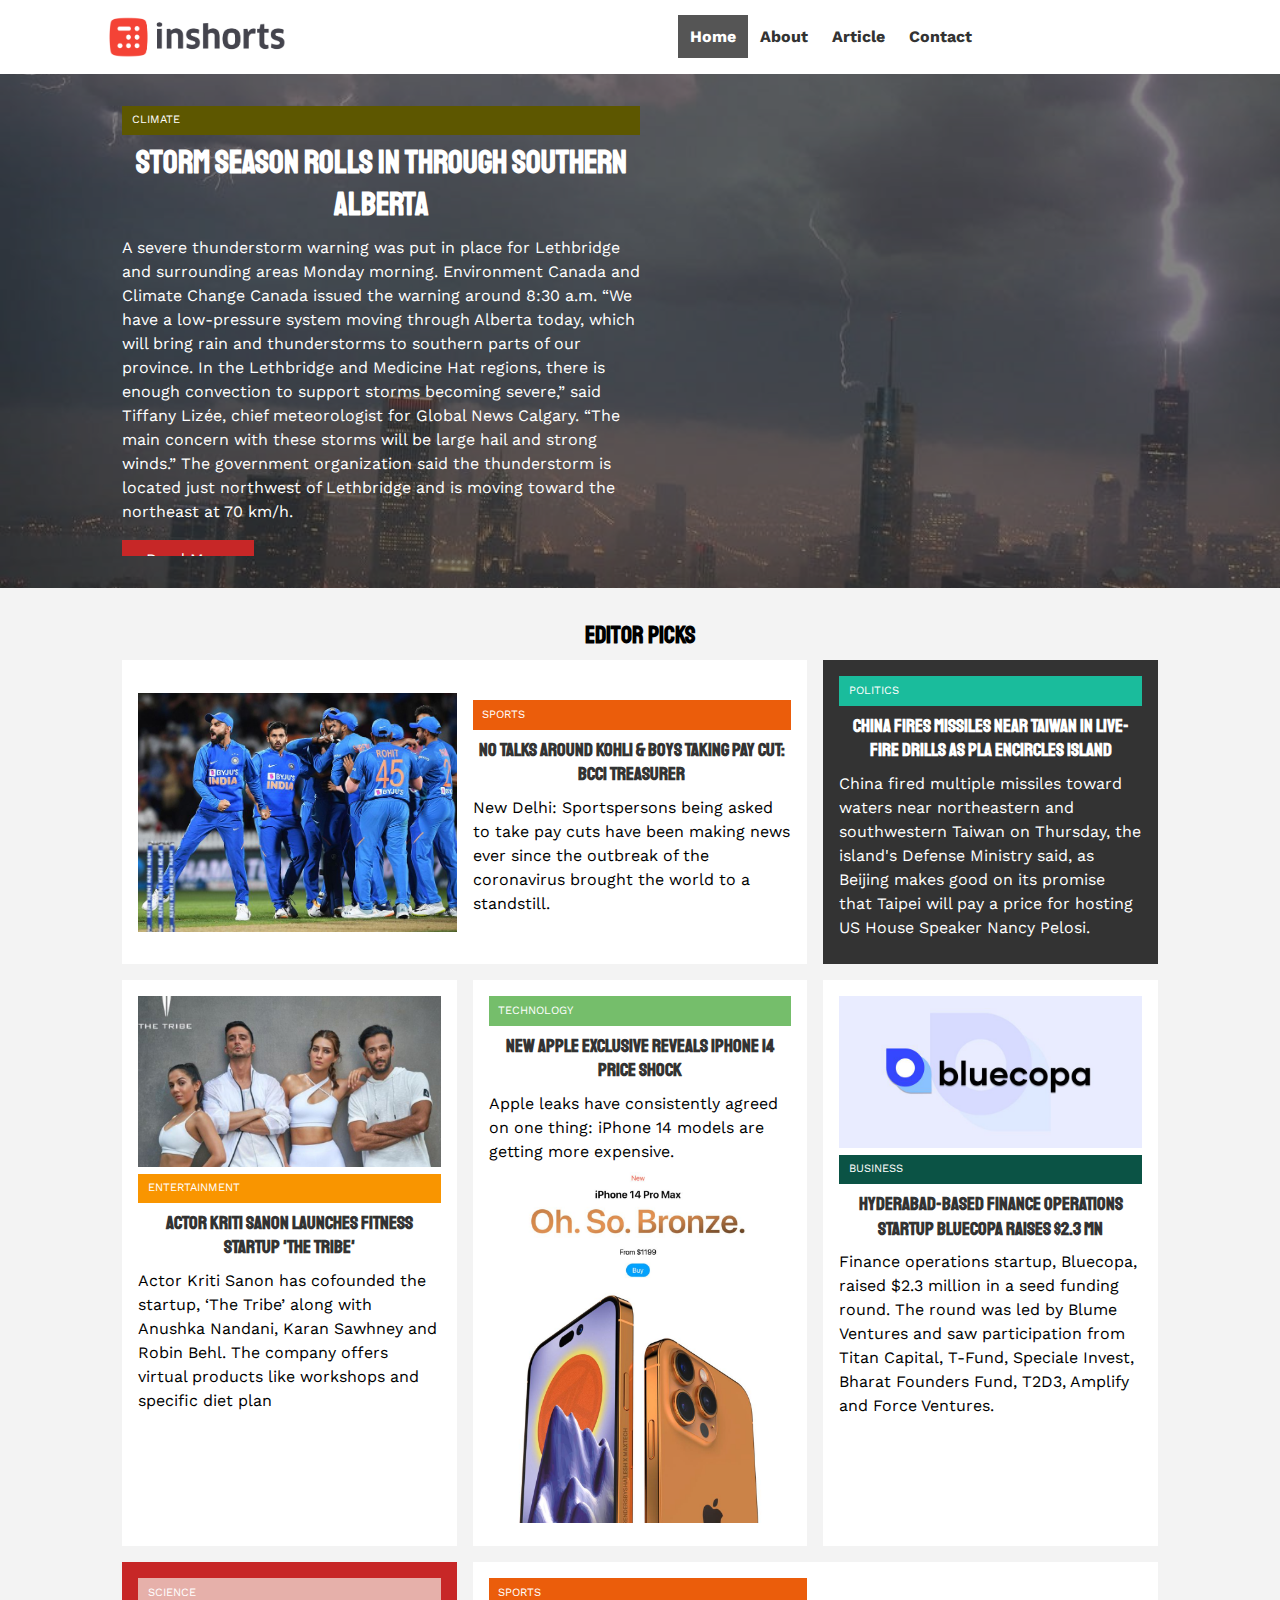
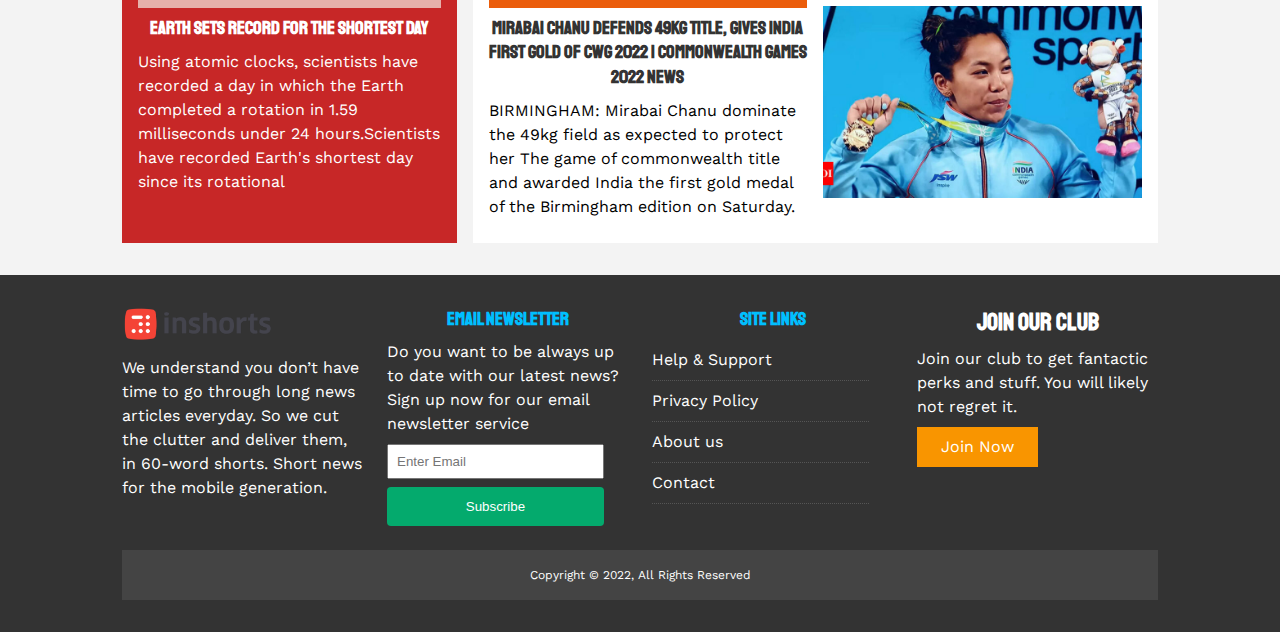
<file: index.html>
<!DOCTYPE html>
<html lang="en">
<head>
    <meta charset="UTF-8">
    <meta http-equiv="X-UA-Compatible" content="IE=edge">
    <meta name="viewport" content="width=device-width, initial-scale=1.0">
    <link rel="stylesheet" href="https://use.fontawesome.com/releases/v5.0.8/css/all.css" integrity="sha384-3AB7yXWz4OeoZcPbieVW64vVXEwADiYyAEhwilzWsLw+9FgqpyjjStpPnpBO8o8S" crossorigin="anonymous">
    <link href="https://fonts.googleapis.com/css2?family=Staatliches&family=Work+Sans&display=swap" rel="stylesheet">
    <link rel="stylesheet" href="css/styles.css">
    <link rel="stylesheet" media="screen and (max-width: 768px)" href="css/mobile.css">
    
    <link src="shortcut icon" type="image/x-icon" href="favicon.ico">
    <title>inshorts| Aapko rakhe aage</title>
</head>
<body>
    <!--Navbar Section-->
    <nav id="main-nav">
        <div class="container">
            <img src="img/logo1.png" alt="inshorts" class="logo">
            
            <ul>
                <li><a class="current" href="index.html">Home</a></li>
                <li><a href="about.html">About</a></li>
                <li><a href="article.html">Article</a></li>
                <li><a href="contact.html">Contact</a></li>
            </ul>
        </div>
    </nav>
                              
    <!--Hero Section-->
    <header id="hero">
        <div class="container">
            <div class="hero-container">
                <div class="hero-content">
                    <div class="category category-climate">
                        Climate
                    </div>
                    <h1>Storm season rolls in through southern Alberta</h1>
                    <p>A severe thunderstorm warning was put in place for Lethbridge and surrounding areas Monday morning.
                        Environment Canada and Climate Change Canada issued the warning around 8:30 a.m.
                        “We have a low-pressure system moving through Alberta today, which will bring rain and thunderstorms to southern parts of our province. 
                        In the Lethbridge and Medicine Hat regions, there is enough convection to support storms becoming severe,” said Tiffany Lizée, chief meteorologist for Global News Calgary.
                        “The main concern with these storms will be large hail and strong winds.”
                        
                        The government organization said the thunderstorm is located just northwest of Lethbridge and is moving toward the northeast at 70 km/h.</p>
                    <a href="article.html" class="btn btn-primary">Read More</a>
                </div>
            </div>
        </div>
    </header>

    <!--News Article Section-->
    <section class="py-2" id="news-articles">
        <div class="container">
            <h2>Editor Picks</h2>
            <div class="articles-container">
                <article class="card">
                    <img src="img/articles/sports.jpg" alt="">
                    <div>
                        <div class="category category-sports">
                            Sports
                        </div>
                        <h3>
                            <a href="article.html">No talks around Kohli & boys taking pay cut: BCCI treasurer</a>
                        </h3>
                        <p>New Delhi: Sportspersons being asked to take pay cuts have been making news ever since the outbreak of the coronavirus brought the world to a standstill. </p>
                    </div>
                </article>

                <article class="card bg-dark">
                        <div class="category category-politics">
                            Politics
                        </div>
                        <h3>
                            <a href="article2.html">China fires missiles near Taiwan in live-fire drills as PLA encircles island</a>
                        </h3>
                        <p>China fired multiple missiles toward waters near northeastern and southwestern Taiwan on Thursday, the island's Defense Ministry said, as Beijing makes good on its promise that Taipei will pay a price for hosting US House Speaker Nancy Pelosi.</p>
                </article>

                <article class="card">
                    <img src="img/articles/ent.jpg" alt="">
                        <div class="category category-entnt">
                            Entertainment
                        </div>
                        <h3>
                            <a href="article3.html">Actor Kriti Sanon Launches Fitness Startup 'The Tribe'</a>
                        </h3>
                        <p>Actor Kriti Sanon has cofounded the startup, ‘The Tribe’ along with Anushka Nandani, Karan Sawhney and Robin Behl. The company offers virtual products like workshops and specific diet plan</p>
                </article>

                <article class="card">
                        <div class="category category-tech">
                            Technology
                        </div>
                        <h3>
                            <a href="article4.html">New Apple Exclusive Reveals iPhone 14 Price Shock</a>
                        </h3>
                        <p>Apple leaks have consistently agreed on one thing: iPhone 14 models are getting more expensive.
                        </p>
                        <img src="img/articles/tech.jpg" alt="">
                </article>

                <article class="card">
                    <img src="img/articles/buis.jpg" alt="">
                        <div class="category category-business">
                            Business
                        </div>
                        <h3>
                            <a href="article5.html">Hyderabad-based finance operations startup Bluecopa raises $2.3 mn</a>
                        </h3>
                        <p>Finance operations startup, Bluecopa, raised $2.3 million in a seed funding round. The round was led by Blume Ventures and saw participation from Titan Capital, T-Fund, Speciale Invest, Bharat Founders Fund, T2D3, Amplify and Force Ventures. </p>
                </article>

                <article class="card bg-primary">
                    <div class="category category-science">
                        Science
                    </div>
                    <h3>
                        <a href="article6.html">Earth sets record for the shortest day</a>
                    </h3>
                    <p>Using atomic clocks, scientists have recorded a day in which the Earth completed a rotation in 1.59 milliseconds under 24 hours.Scientists have recorded Earth's shortest day since its rotational 
                        </p>
            </article>

            <article class="card">
                <div>
                    <div class="category category-sports">
                        Sports
                    </div>
                    <h3>
                        <a href="article7.html">Mirabai Chanu defends 49kg title, gives India first gold of CWG 2022 | Commonwealth Games 2022 News</a>
                        
                    </h3>
                    <p>BIRMINGHAM: Mirabai Chanu dominate the 49kg field as expected to protect her The game of commonwealth title and awarded India the first gold medal of the Birmingham edition on Saturday.
                    </p>
                </div>

                <img src="img/articles/sports1.jpg" alt="">
            </article>

            </div>
        </div>
       
    </section>

    <!--Footer Section-->
    <footer id="footer-section" class="py-2">
        <div class="container footer-container">
            <div>
                <img src="img/logo1.png" alt="inshorts">
                <p>
                    We understand you don’t have time to go through long news articles everyday. So we cut the clutter and deliver them, in 60-word shorts. Short news for the mobile generation.
                </p>
            </div>

            <div>
                <h3>Email Newsletter</h3>
                <p>Do you want to be always up to date with our latest news? Sign up now for our email newsletter service</p>
                <form>
                    <input type="email" placeholder="Enter Email">
                    <input type="submit" value="Subscribe" class="btn btn-primary">
                </form>
            </div>

            <div>
                <h3>Site Links</h3>
                <ul class="list">
                    <li><a href="#">Help & Support</a></li>
                    <li><a href="#">Privacy Policy</a></li>
                    <li><a href="#">About us</a></li>
                    <li><a href="#">Contact</a></li>
                </ul>
            </div>
            <div>
                <h2>Join our club</h2>
                <p>Join our club to get fantactic perks and stuff. You will likely not regret it.</p>
                <a href="#" class="btn btn-secondary">Join Now</a>
                <div class="container">
                    <div class="social">
                        <a href="http://facebook.com" target="_blank"><i class="fab fa-facebook-f fa-2x"></i></a>
                        <a href="http://twitter.com" target="_blank"><i class="fab fa-twitter fa-2x"></i></a>
                        <a href="http://instagram.com" target="_blank"><i class="fab fa-instagram fa-2x"></i></a>
                        <a href="http://youtube.com" target="_blank"><i class="fab fa-youtube fa-2x"></i></a>
                    </div>
                </div>
               
            </div>
            
            <div>
                <p>Copyright &copy; 2022, All Rights Reserved</p>
            </div>
        </div>
    </footer>

</body>
</html>
</file>
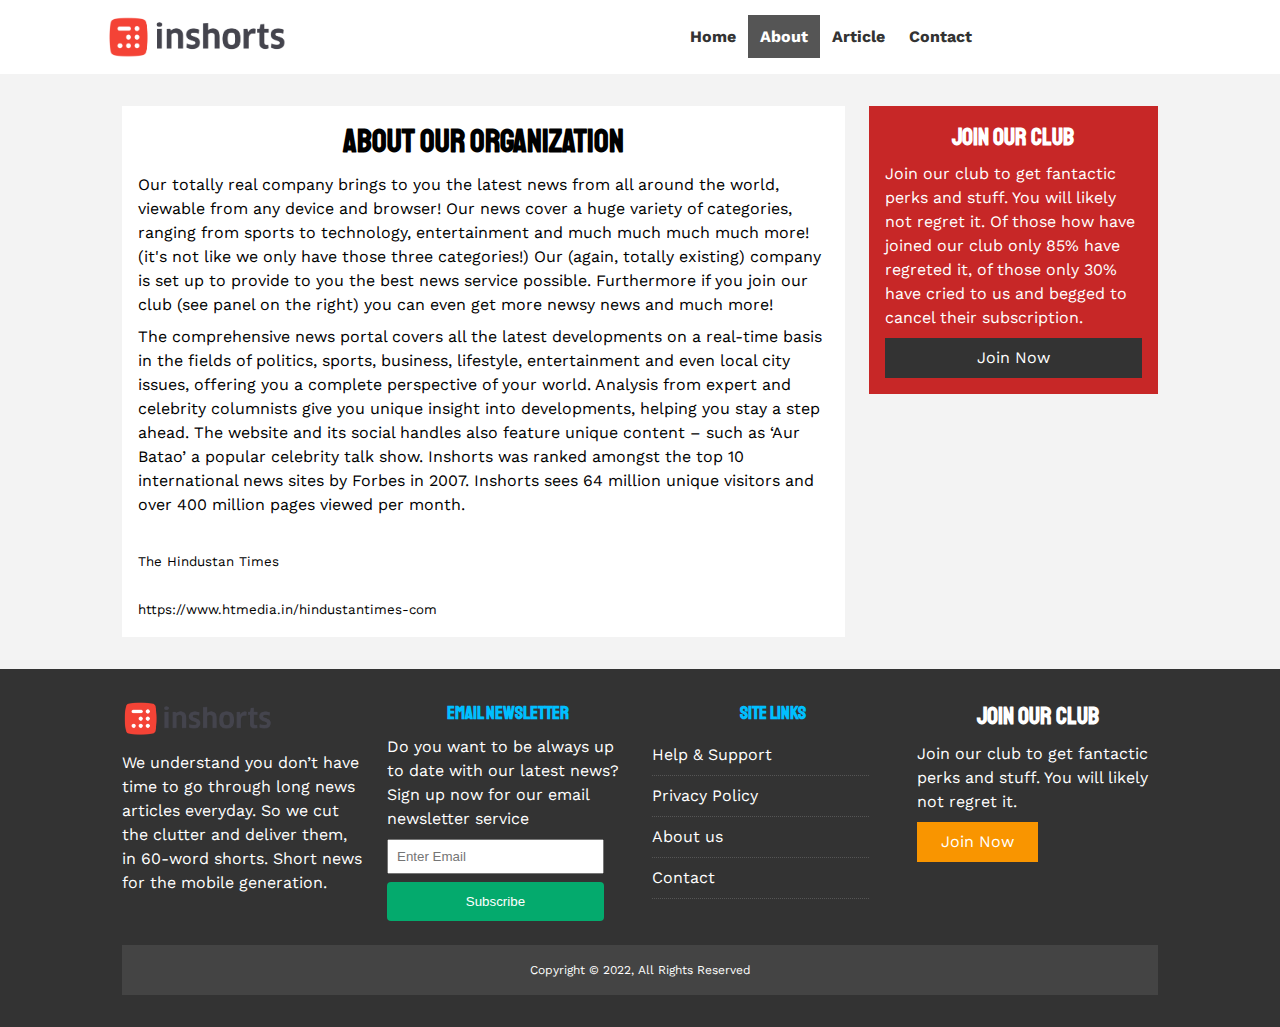
<file: about.html>
<!DOCTYPE html>
<html lang="en">
<head>
    <meta charset="UTF-8">
    <meta http-equiv="X-UA-Compatible" content="IE=edge">
    <meta name="viewport" content="width=device-width, initial-scale=1.0">
    <link rel="stylesheet" href="https://use.fontawesome.com/releases/v5.0.8/css/all.css" integrity="sha384-3AB7yXWz4OeoZcPbieVW64vVXEwADiYyAEhwilzWsLw+9FgqpyjjStpPnpBO8o8S" crossorigin="anonymous">
    <link href="https://fonts.googleapis.com/css2?family=Staatliches&family=Work+Sans&display=swap" rel="stylesheet">
    <link rel="stylesheet" href="css/styles.css">
    <link rel="stylesheet" media="screen and (max-width: 768px)" href="css/mobile.css">
    
    <link src="shortcut icon" type="image/x-icon" href="favicon.ico">
    <title>inshorts| Aapko rakhe aage</title>
</head>
<body>
    <!--Navbar Section-->
    <nav id="main-nav">
        <div class="container">
            <img src="img/logo1.png" alt="inshorts" class="logo">
            
            <ul>
                <li><a  href="index.html">Home</a></li>
                <li><a class="current" href="about.html">About</a></li>
                <li><a href="article.html">Article</a></li>
                <li><a href="contact.html">Contact</a></li>
            </ul>
        </div>
    </nav>

    <!--About Section-->
    <section class="" id="about">
        <div class="container">
            <div class="page-container">
                <article class="card">
                    <h1 class="heading">About Our Organization</h1>
                    <p>Our totally real company brings to you the latest news from all around the world, viewable from any device and browser!

                        Our news cover a huge variety of categories, ranging from sports to technology, entertainment and much much much much more! (it's not like we only have those three categories!)
                        
                        Our (again, totally existing) company is set up to provide to you the best news service possible.
                        Furthermore if you join our club (see panel on the right) you can even get more newsy news and much more!</p>
                    <p>
                        The comprehensive news portal covers all the latest developments on a real-time basis in the fields of politics, sports, business, lifestyle, entertainment and even local city issues, 
                        offering you a complete perspective of your world. Analysis from expert and celebrity columnists give you unique insight into developments, helping you stay a step ahead. 
                        The website and its social handles also feature unique content – such as ‘Aur Batao’ a popular celebrity talk show.
                         Inshorts was ranked amongst the top 10 international news sites by Forbes in 2007. 
                         Inshorts sees 64 million unique visitors and over 400 million pages viewed per month.
                    </p><br>
                    <div class="meta">
                        <small class="reference">
                            <i class="fas fa-user"></i> The Hindustan Times<br><br>
                            <i class="fas fa-link"></i>https://www.htmedia.in/hindustantimes-com
                        </small>
                        
                    </div>
                </article>
                <aside class="card bg-primary">
                    <h2>Join Our Club</h2>
                    <p>Join our club to get fantactic perks and stuff. You will likely not regret it. Of those how have joined our club only 85% have regreted it, of those only 30% have cried to us and begged to cancel their subscription.
                    </p>
                    <a href="#" class="btn btn-dark btn-block">
                        Join Now
                    </a>
                </aside>
            </div>
        </div>
    </section>
    
    <!--Footer Section-->
    <footer id="footer-section" class="py-2">
        <div class="container footer-container">
            <div>
                <img src="img/logo1.png" alt="inshorts">
                <p>
                    We understand you don’t have time to go through long news articles everyday. So we cut the clutter and deliver them, in 60-word shorts. Short news for the mobile generation.
                </p>
            </div>

            <div>
                <h3>Email Newsletter</h3>
                <p>Do you want to be always up to date with our latest news? Sign up now for our email newsletter service</p>
                <form>
                    <input type="email" placeholder="Enter Email">
                    <input type="submit" value="Subscribe" class="btn btn-primary">
                </form>
            </div>

            <div>
                <h3>Site Links</h3>
                <ul class="list">
                    <li><a href="#">Help & Support</a></li>
                    <li><a href="#">Privacy Policy</a></li>
                    <li><a href="#">About us</a></li>
                    <li><a href="#">Contact</a></li>
                </ul>
            </div>
            <div>
                <h2>Join our club</h2>
                <p>Join our club to get fantactic perks and stuff. You will likely not regret it.</p>
                <a href="#" class="btn btn-secondary">Join Now</a>
                <div class="container">
                    <div class="social">
                        <a href="http://facebook.com" target="_blank"><i class="fab fa-facebook-f fa-2x"></i></a>
                        <a href="http://twitter.com" target="_blank"><i class="fab fa-twitter fa-2x"></i></a>
                        <a href="http://instagram.com" target="_blank"><i class="fab fa-instagram fa-2x"></i></a>
                        <a href="http://youtube.com" target="_blank"><i class="fab fa-youtube fa-2x"></i></a>
                    </div>
                </div>
               
            </div>
            
            <div>
                <p>Copyright &copy; 2022, All Rights Reserved</p>
            </div>
        </div>
    </footer>

</body>
</html>
</file>
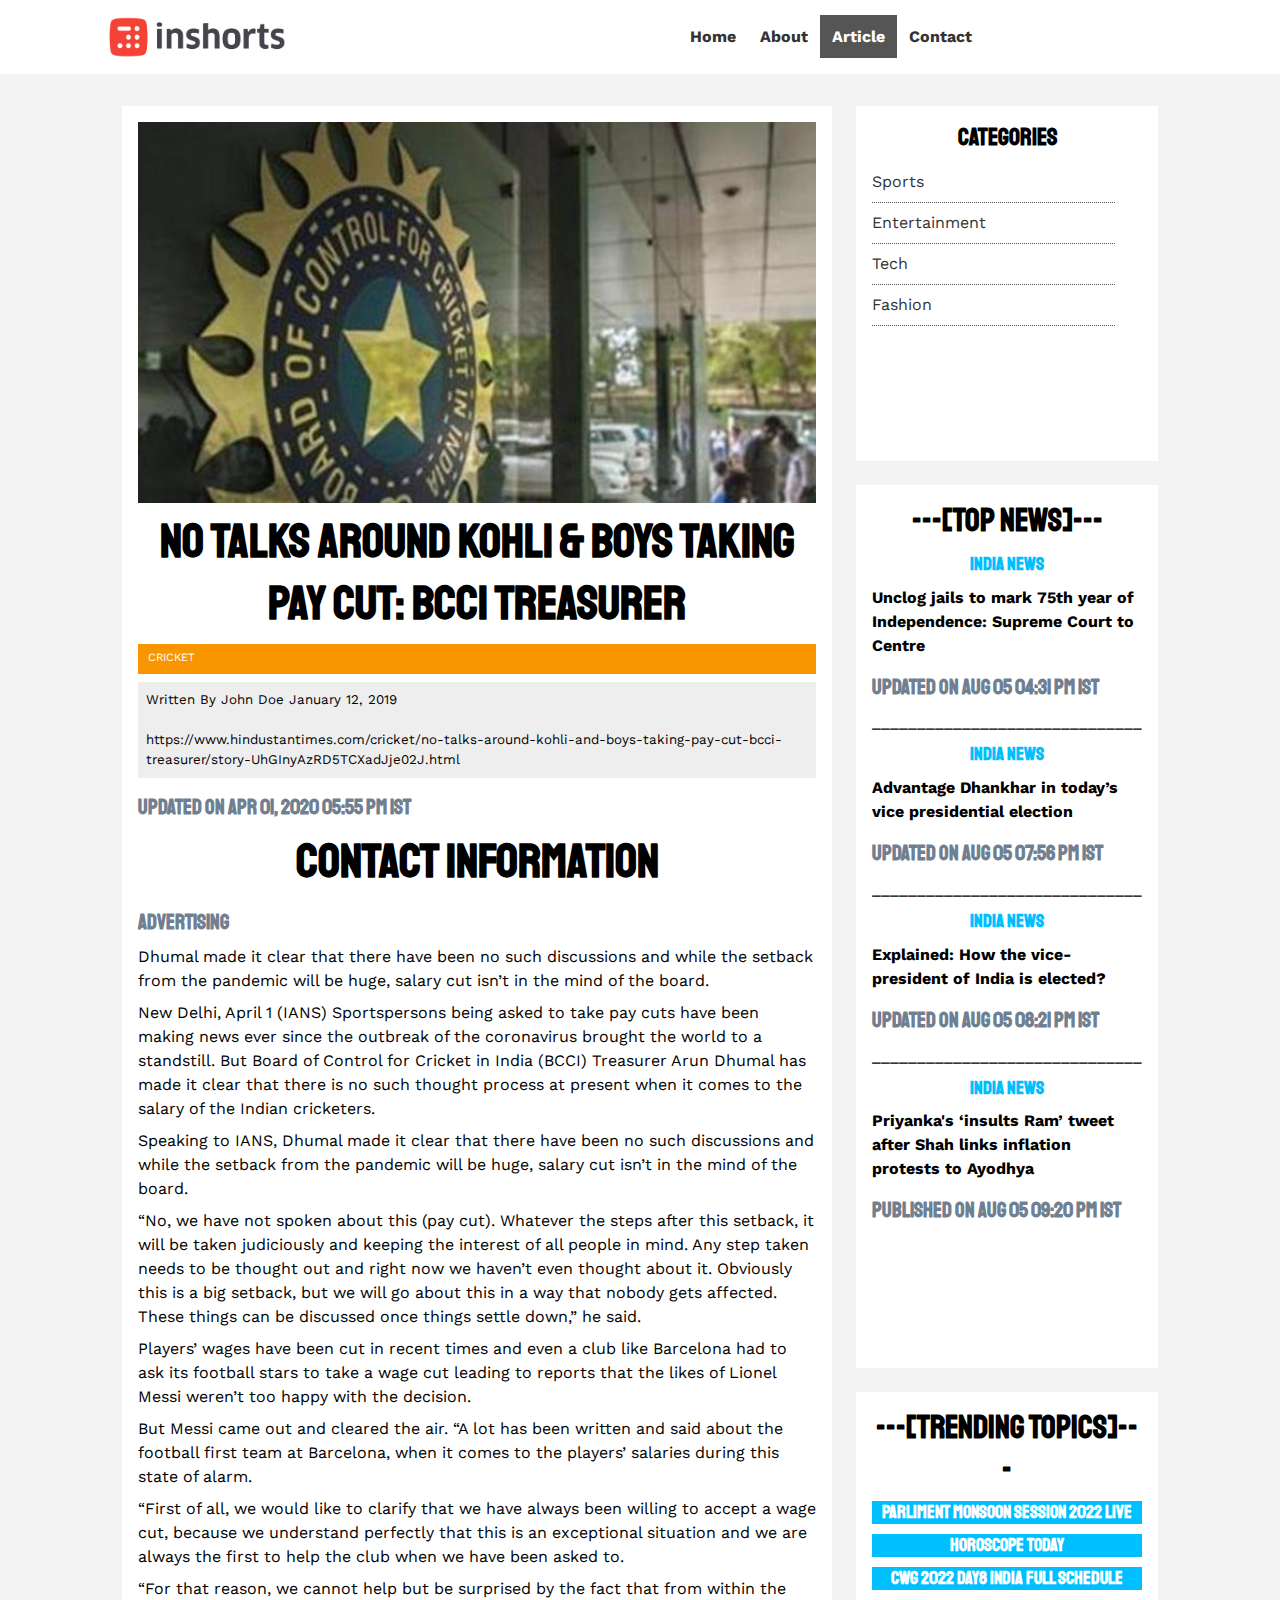
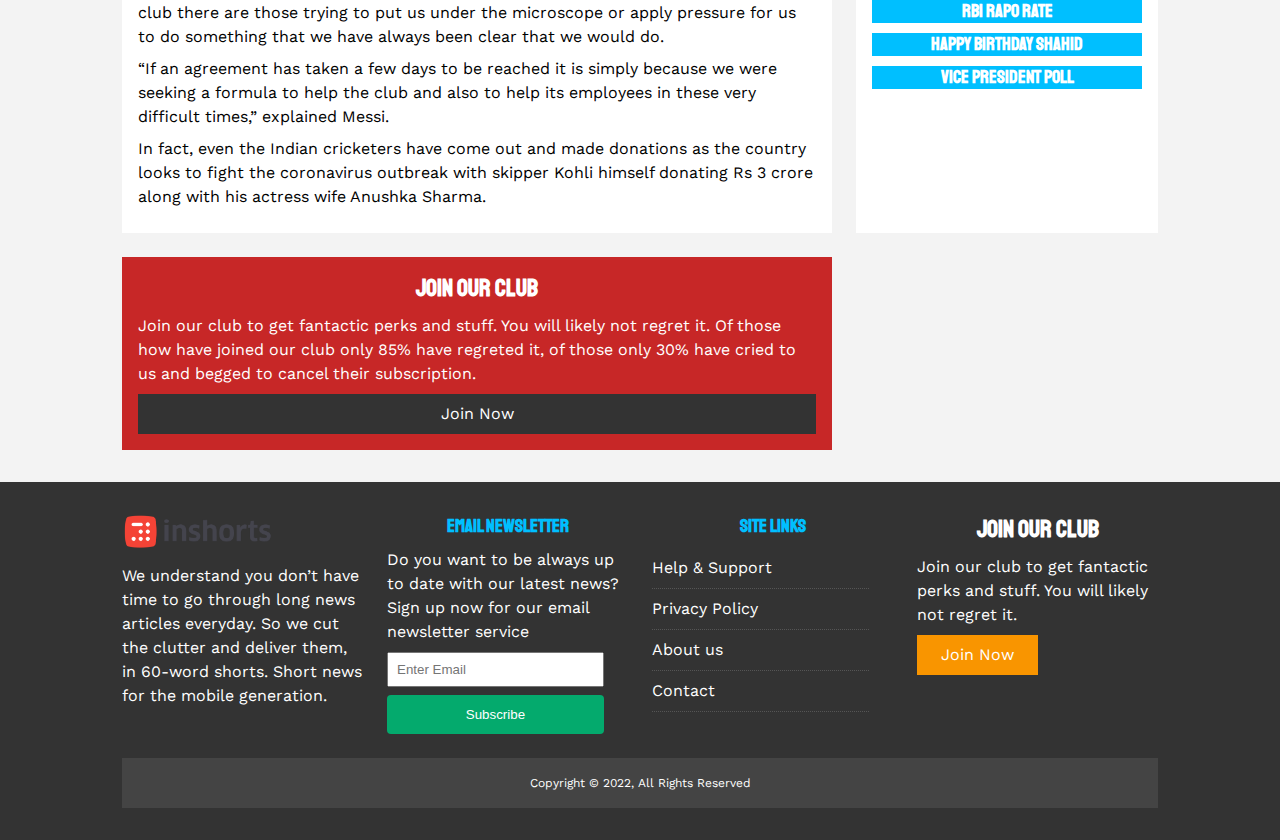
<file: article.html>
<!DOCTYPE html>
<html lang="en">
<head>
    <meta charset="UTF-8">
    <meta http-equiv="X-UA-Compatible" content="IE=edge">
    <meta name="viewport" content="width=device-width, initial-scale=1.0">
    <link rel="stylesheet" href="https://use.fontawesome.com/releases/v5.0.8/css/all.css" integrity="sha384-3AB7yXWz4OeoZcPbieVW64vVXEwADiYyAEhwilzWsLw+9FgqpyjjStpPnpBO8o8S" crossorigin="anonymous">
    <link href="https://fonts.googleapis.com/css2?family=Staatliches&family=Work+Sans&display=swap" rel="stylesheet">
    <link rel="stylesheet" href="css/styles.css">
    <link rel="stylesheet" media="screen and (max-width: 768px)" href="css/mobile.css">
    
    <link src="shortcut icon" type="image/x-icon" href="favicon.ico">
    <title>inshorts| Aapko rakhe aage</title>
</head>
<body>
    <!--Navbar Section-->
    <nav id="main-nav">
        <div class="container">
            <img src="img/logo1.png" alt="inshorts" class="logo">
            
            <ul>
                <li><a  href="index.html">Home</a></li>
                <li><a href="about.html">About</a></li>
                <li><a class="current" href="article.html">Article</a></li>
                <li><a  href="contact.html">Contact</a></li>
            </ul>
        </div>
    </nav>


    <!--Article Section-->

    <!--About Section-->

    <section class="" id="article">
        <div class="container">
         
            <div class="page-container">
                <div class="page-container1">
                    <article class="card">

                        <img src="img/cricket.jpg">
                        <h1 class="l-heading">No talks around Kohli & boys taking pay cut: BCCI treasurer</h1>
                        <div class="category category-entnt">
                            CRICKET
                        </div>
                        <div class="meta">
                            <small class="reference">
                                <i class="fas fa-user"></i> Written By John Doe January 12, 2019<br><br>
                                <i class="fas fa-link"></i>https://www.hindustantimes.com/cricket/no-talks-around-kohli-and-boys-taking-pay-cut-bcci-treasurer/story-UhGInyAzRD5TCXadJje02J.html
                            </small>
                            
                        </div>
                        <h6>Updated on Apr 01, 2020 05:55 PM IST</h6>
                        <h1 class="l-heading">Contact Information</h1>  
                        <h6>Advertising</h6>
                        <p>Dhumal made it clear that there have been no such discussions and while the setback from the pandemic will be huge, salary cut isn’t in the mind of the board.</p>
                       
                        <p>New Delhi, April 1 (IANS) Sportspersons being asked to take pay cuts have been making news ever since the outbreak of the coronavirus brought the world to a standstill. But Board of Control for Cricket in India (BCCI) Treasurer Arun Dhumal has made it clear that there is no such thought process at present when it comes to the salary of the Indian cricketers.</p>
                        <p>Speaking to IANS, Dhumal made it clear that there have been no such discussions and while the setback from the pandemic will be huge, salary cut isn’t in the mind of the board.</p>
                        <p>“No, we have not spoken about this (pay cut). Whatever the steps after this setback, it will be taken judiciously and keeping the interest of all people in mind. Any step taken needs to be thought out and right now we haven’t even thought about it. Obviously this is a big setback, but we will go about this in a way that nobody gets affected. These things can be discussed once things settle down,” he said.</p>
                        <p>Players’ wages have been cut in recent times and even a club like Barcelona had to ask its football stars to take a wage cut leading to reports that the likes of Lionel Messi weren’t too happy with the decision.</p>
                        <p>But Messi came out and cleared the air. “A lot has been written and said about the football first team at Barcelona, when it comes to the players’ salaries during this state of alarm.
                        </p>
                        <p>“First of all, we would like to clarify that we have always been willing to accept a wage cut, because we understand perfectly that this is an exceptional situation and we are always the first to help the club when we have been asked to.</p>
                        <p>“For that reason, we cannot help but be surprised by the fact that from within the club there are those trying to put us under the microscope or apply pressure for us to do something that we have always been clear that we would do.</p>
                        <p>“If an agreement has taken a few days to be reached it is simply because we were seeking a formula to help the club and also to help its employees in these very difficult times,” explained Messi.</p>
                        <p>
                            In fact, even the Indian cricketers have come out and made donations as the country looks to fight the coronavirus outbreak with skipper Kohli himself donating Rs 3 crore along with his actress wife Anushka Sharma.
                        </p>
                    </article>
                    
            </div>
            <aside id="categories" class="card">
                <h2>Categories</h2>
                <ul class="list">
                    <li><a href="#"class="fas fa-chevron-right">Sports</a></li>
                    <li><a href="#"class="fas fa-chevron-right">Entertainment</a></li>
                    <li><a href="#"class="fas fa-chevron-right">Tech</a></li>
                    <li><a href="#"class="fas fa-chevron-right">Fashion</a></li>
                </ul>
            </aside>
                <article class="card1">
                 <h1>---[TOP NEWS]---</h1>
                 <h3>INDIA NEWS</h3>
                 <p><b>Unclog jails to mark 75th year of Independence: Supreme Court to Centre</b></p>
                 <h6>Updated on Aug 05 04:31 PM IST</h6>
                 <p>______________________________</p>
                 <h3>INDIA NEWS</h3>
                 <p><b>Advantage Dhankhar in today’s vice presidential election</b></p>
                 <h6>Updated on Aug 05 07:56 PM IST</h6>
                 <p>______________________________</p>
                 <h3>INDIA NEWS</h3>
                 <p><b>Explained: How the vice-president of India is elected?</b></p>
                 <h6>Updated on Aug 05 08:21 PM IST</h6>
                 <p>______________________________</p>
                 <h3>INDIA NEWS</h3>
                 <p><b>Priyanka's ‘insults Ram’ tweet after Shah links inflation protests to Ayodhya</b></p>
                 <h6>Published on Aug 05 09:20 PM IST</h6>
                </article>
                <article class="card1">
                    <h1>---[TRENDING TOPICS]---</h1>
                    <h4>Parliment Monsoon Session 2022 LIVE</h4>
                    <h4>Horoscope Today</h4>
                    <h4>CWG 2022 Day8 India Full Schedule </h4>
                    <h4>RBI Rapo Rate</h4>
                    <h4>Happy Birthday Shahid</h4>
                    <h4>Vice President Poll</h4>
                   </article>
                <aside class="card bg-primary">
                    <h2>Join Our Club</h2>
                    <p>Join our club to get fantactic perks and stuff. You will likely not regret it. Of those how have joined our club only 85% have regreted it, of those only 30% have cried to us and begged to cancel their subscription.
                    </p>
                    <a href="#" class="btn btn-dark btn-block">
                        Join Now
                    </a>
                </aside>
            </div>
        </div>
    </section>
    
    <!--Footer Section-->
    <footer id="footer-section" class="py-2">
        <div class="container footer-container">
            <div>
                <img src="img/logo1.png" alt="inshorts">
                <p>
                    We understand you don’t have time to go through long news articles everyday. So we cut the clutter and deliver them, in 60-word shorts. Short news for the mobile generation.
                </p>
            </div>

            <div>
                <h3>Email Newsletter</h3>
                <p>Do you want to be always up to date with our latest news? Sign up now for our email newsletter service</p>
                <form>
                    <input type="email" placeholder="Enter Email">
                    <input type="submit" value="Subscribe" class="btn btn-primary">
                </form>
            </div>

            <div>
                <h3>Site Links</h3>
                <ul class="list">
                    <li><a href="#">Help & Support</a></li>
                    <li><a href="#">Privacy Policy</a></li>
                    <li><a href="#">About us</a></li>
                    <li><a href="#">Contact</a></li>
                </ul>
            </div>
            <div>
                <h2>Join our club</h2>
                <p>Join our club to get fantactic perks and stuff. You will likely not regret it.</p>
                <a href="#" class="btn btn-secondary">Join Now</a>
                <div class="container">
                    <div class="social">
                        <a href="http://facebook.com" target="_blank"><i class="fab fa-facebook-f fa-2x"></i></a>
                        <a href="http://twitter.com" target="_blank"><i class="fab fa-twitter fa-2x"></i></a>
                        <a href="http://instagram.com" target="_blank"><i class="fab fa-instagram fa-2x"></i></a>
                        <a href="http://youtube.com" target="_blank"><i class="fab fa-youtube fa-2x"></i></a>
                    </div>
                </div>
               
            </div>
            
            <div>
                <p>Copyright &copy; 2022, All Rights Reserved</p>
            </div>
        </div>
    </footer>

</body>
</html>
</file>
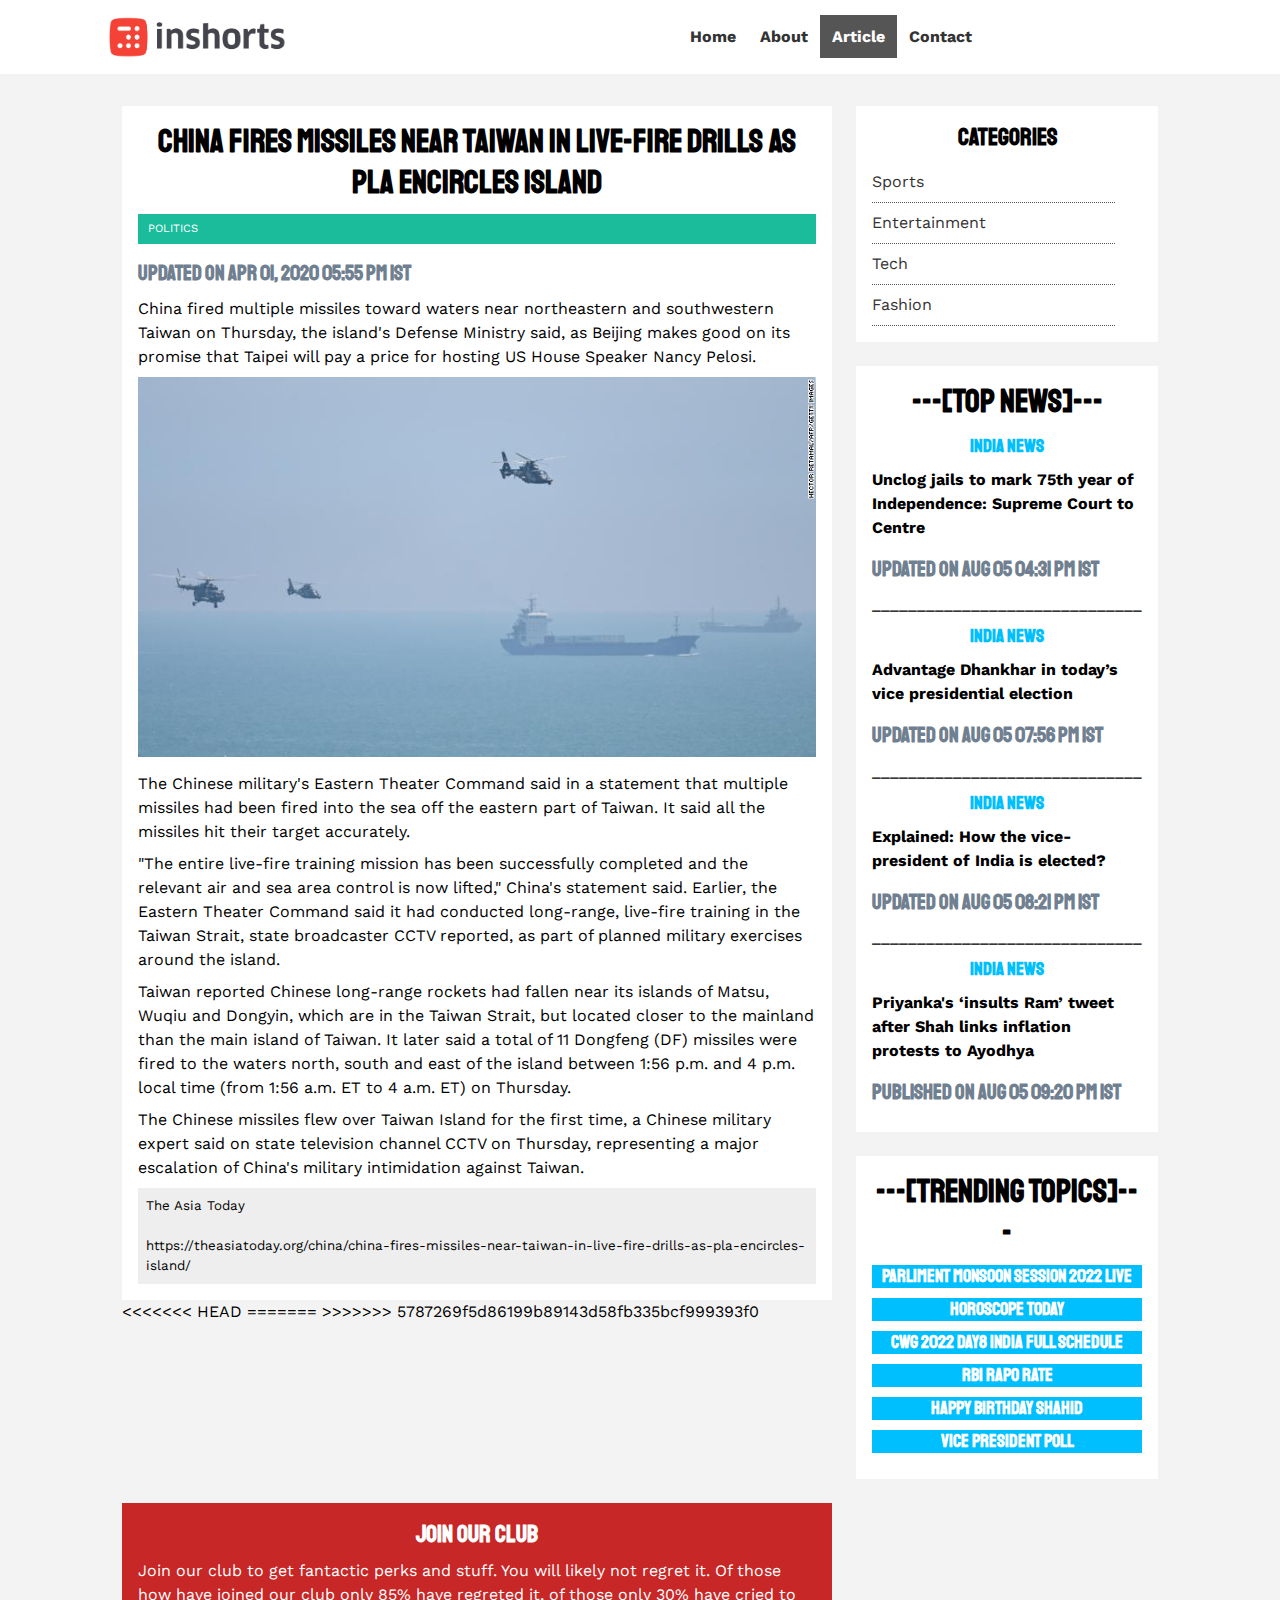
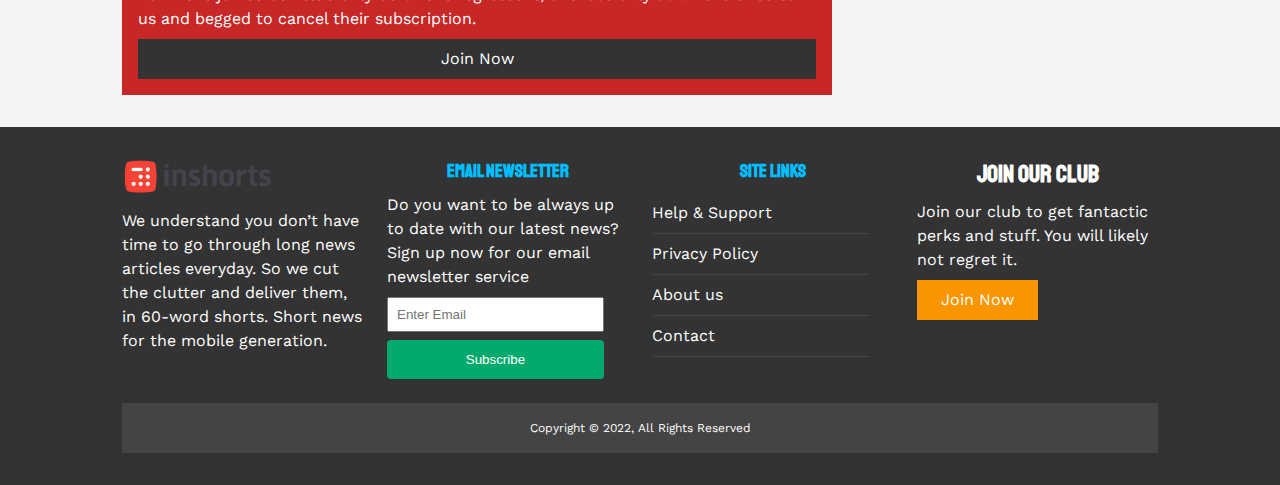
<file: article2.html>
<!DOCTYPE html>
<html lang="en">
<head>
    <meta charset="UTF-8">
    <meta http-equiv="X-UA-Compatible" content="IE=edge">
    <meta name="viewport" content="width=device-width, initial-scale=1.0">
    <link rel="stylesheet" href="https://use.fontawesome.com/releases/v5.0.8/css/all.css" integrity="sha384-3AB7yXWz4OeoZcPbieVW64vVXEwADiYyAEhwilzWsLw+9FgqpyjjStpPnpBO8o8S" crossorigin="anonymous">
    <link href="https://fonts.googleapis.com/css2?family=Staatliches&family=Work+Sans&display=swap" rel="stylesheet">
    <link rel="stylesheet" href="css/styles.css">
    <link rel="stylesheet" media="screen and (max-width: 768px)" href="css/mobile.css">
    
    <link src="shortcut icon" type="image/x-icon" href="favicon.ico">
    <title>inshorts| Aapko rakhe aage</title>
</head>
<body>
    <!--Navbar Section-->
    <nav id="main-nav">
        <div class="container">
            <img src="img/logo1.png" alt="inshorts" class="logo">
            
            <ul>
                <li><a  href="index.html">Home</a></li>
                <li><a href="about.html">About</a></li>
                <li><a class="current" href="article.html">Article</a></li>
                <li><a  href="contact.html">Contact</a></li>
            </ul>
        </div>
    </nav>

    <!--Article Section-->

    <!--About Section-->
    <section class="" id="article">
        <div class="container">
         
            <div class="page-container">
                <div class="page-container1">
                    <article class="card">
                        <h1 class="heading">China fires missiles near Taiwan in live-fire drills as PLA encircles island</h1>
                        <div class="category category-politics">
                            Politics
                        </div>
                        <h6>Updated on Apr 01, 2020 05:55 PM IST</h6>
                        <p>China fired multiple missiles toward waters near northeastern and southwestern Taiwan on Thursday, the island's Defense Ministry said, as Beijing makes good on its promise that Taipei will pay a price for hosting US House Speaker Nancy Pelosi.</p>
                        <img src="img/china.jpg">
                        <p>The Chinese military's Eastern Theater Command said in a statement that multiple missiles had been fired into the sea off the eastern part of Taiwan. It said all the missiles hit their target accurately.</p>
                        <p>"The entire live-fire training mission has been successfully completed and the relevant air and sea area control is now lifted," China's statement said. Earlier, the Eastern Theater Command said it had conducted long-range, live-fire training in the Taiwan Strait, state broadcaster CCTV reported, as part of planned military exercises around the island.</p>
                        <p>Taiwan reported Chinese long-range rockets had fallen near its islands of Matsu, Wuqiu and Dongyin, which are in the Taiwan Strait, but located closer to the mainland than the main island of Taiwan. It later said a total of 11 Dongfeng (DF) missiles were fired to the waters north, south and east of the island between 1:56 p.m. and 4 p.m. local time (from 1:56 a.m. ET to 4 a.m. ET) on Thursday.</p>
                        <p>The Chinese missiles flew over Taiwan Island for the first time, a Chinese military expert said on state television channel CCTV on Thursday, representing a major escalation of China's military intimidation against Taiwan.</p>
                        <div class="meta">
                            <small>
                                <i class="fas fa-user"></i> The Asia Today<br><br>
                                <i class="fas fa-link"></i>https://theasiatoday.org/china/china-fires-missiles-near-taiwan-in-live-fire-drills-as-pla-encircles-island/
                            </small>
                            
                        </div>
                    </article>
                    
<<<<<<< HEAD
                    
                    
=======
>>>>>>> 5787269f5d86199b89143d58fb335bcf999393f0
            </div>
            <aside id="categories" class="card">
                <h2>Categories</h2>
                <ul class="list">
                    <li><a href="#"class="fas fa-chevron-right">Sports</a></li>
                    <li><a href="#"class="fas fa-chevron-right">Entertainment</a></li>
                    <li><a href="#"class="fas fa-chevron-right">Tech</a></li>
                    <li><a href="#"class="fas fa-chevron-right">Fashion</a></li>
                </ul>
            </aside>
                <article class="card1">
                 <h1>---[TOP NEWS]---</h1>
                 <h3>INDIA NEWS</h3>
                 <p><b>Unclog jails to mark 75th year of Independence: Supreme Court to Centre</b></p>
                 <h6>Updated on Aug 05 04:31 PM IST</h6>
                 <p>______________________________</p>
                 <h3>INDIA NEWS</h3>
                 <p><b>Advantage Dhankhar in today’s vice presidential election</b></p>
                 <h6>Updated on Aug 05 07:56 PM IST</h6>
                 <p>______________________________</p>
                 <h3>INDIA NEWS</h3>
                 <p><b>Explained: How the vice-president of India is elected?</b></p>
                 <h6>Updated on Aug 05 08:21 PM IST</h6>
                 <p>______________________________</p>
                 <h3>INDIA NEWS</h3>
                 <p><b>Priyanka's ‘insults Ram’ tweet after Shah links inflation protests to Ayodhya</b></p>
                 <h6>Published on Aug 05 09:20 PM IST</h6>
                </article>
                <article class="card1">
                    <h1>---[TRENDING TOPICS]---</h1>
                    <h4>Parliment Monsoon Session 2022 LIVE</h4>
                    <h4>Horoscope Today</h4>
                    <h4>CWG 2022 Day8 India Full Schedule </h4>
                    <h4>RBI Rapo Rate</h4>
                    <h4>Happy Birthday Shahid</h4>
                    <h4>Vice President Poll</h4>
                   </article>
                <aside class="card bg-primary">
                    <h2>Join Our Club</h2>
                    <p>Join our club to get fantactic perks and stuff. You will likely not regret it. Of those how have joined our club only 85% have regreted it, of those only 30% have cried to us and begged to cancel their subscription.
                    </p>
                    <a href="#" class="btn btn-dark btn-block">
                        Join Now
                    </a>
                </aside>
            </div>
        </div>
    </section>
    
    <!--Footer Section-->
    <footer id="footer-section" class="py-2">
        <div class="container footer-container">
            <div>
                <img src="img/logo1.png" alt="inshorts">
                <p>
                    We understand you don’t have time to go through long news articles everyday. So we cut the clutter and deliver them, in 60-word shorts. Short news for the mobile generation.
                </p>
            </div>

            <div>
                <h3>Email Newsletter</h3>
                <p>Do you want to be always up to date with our latest news? Sign up now for our email newsletter service</p>
                <form>
                    <input type="email" placeholder="Enter Email">
                    <input type="submit" value="Subscribe" class="btn btn-primary">
                </form>
            </div>

            <div>
                <h3>Site Links</h3>
                <ul class="list">
                    <li><a href="#">Help & Support</a></li>
                    <li><a href="#">Privacy Policy</a></li>
                    <li><a href="#">About us</a></li>
                    <li><a href="#">Contact</a></li>
                </ul>
            </div>
            <div>
                <h2>Join our club</h2>
                <p>Join our club to get fantactic perks and stuff. You will likely not regret it.</p>
                <a href="#" class="btn btn-secondary">Join Now</a>
                <div class="container">
                    <div class="social">
                        <a href="http://facebook.com" target="_blank"><i class="fab fa-facebook-f fa-2x"></i></a>
                        <a href="http://twitter.com" target="_blank"><i class="fab fa-twitter fa-2x"></i></a>
                        <a href="http://instagram.com" target="_blank"><i class="fab fa-instagram fa-2x"></i></a>
                        <a href="http://youtube.com" target="_blank"><i class="fab fa-youtube fa-2x"></i></a>
                    </div>
                </div>
               
            </div>
            
            <div>
                <p>Copyright &copy; 2022, All Rights Reserved</p>
            </div>
        </div>
    </footer>

</body>
</html>
</file>
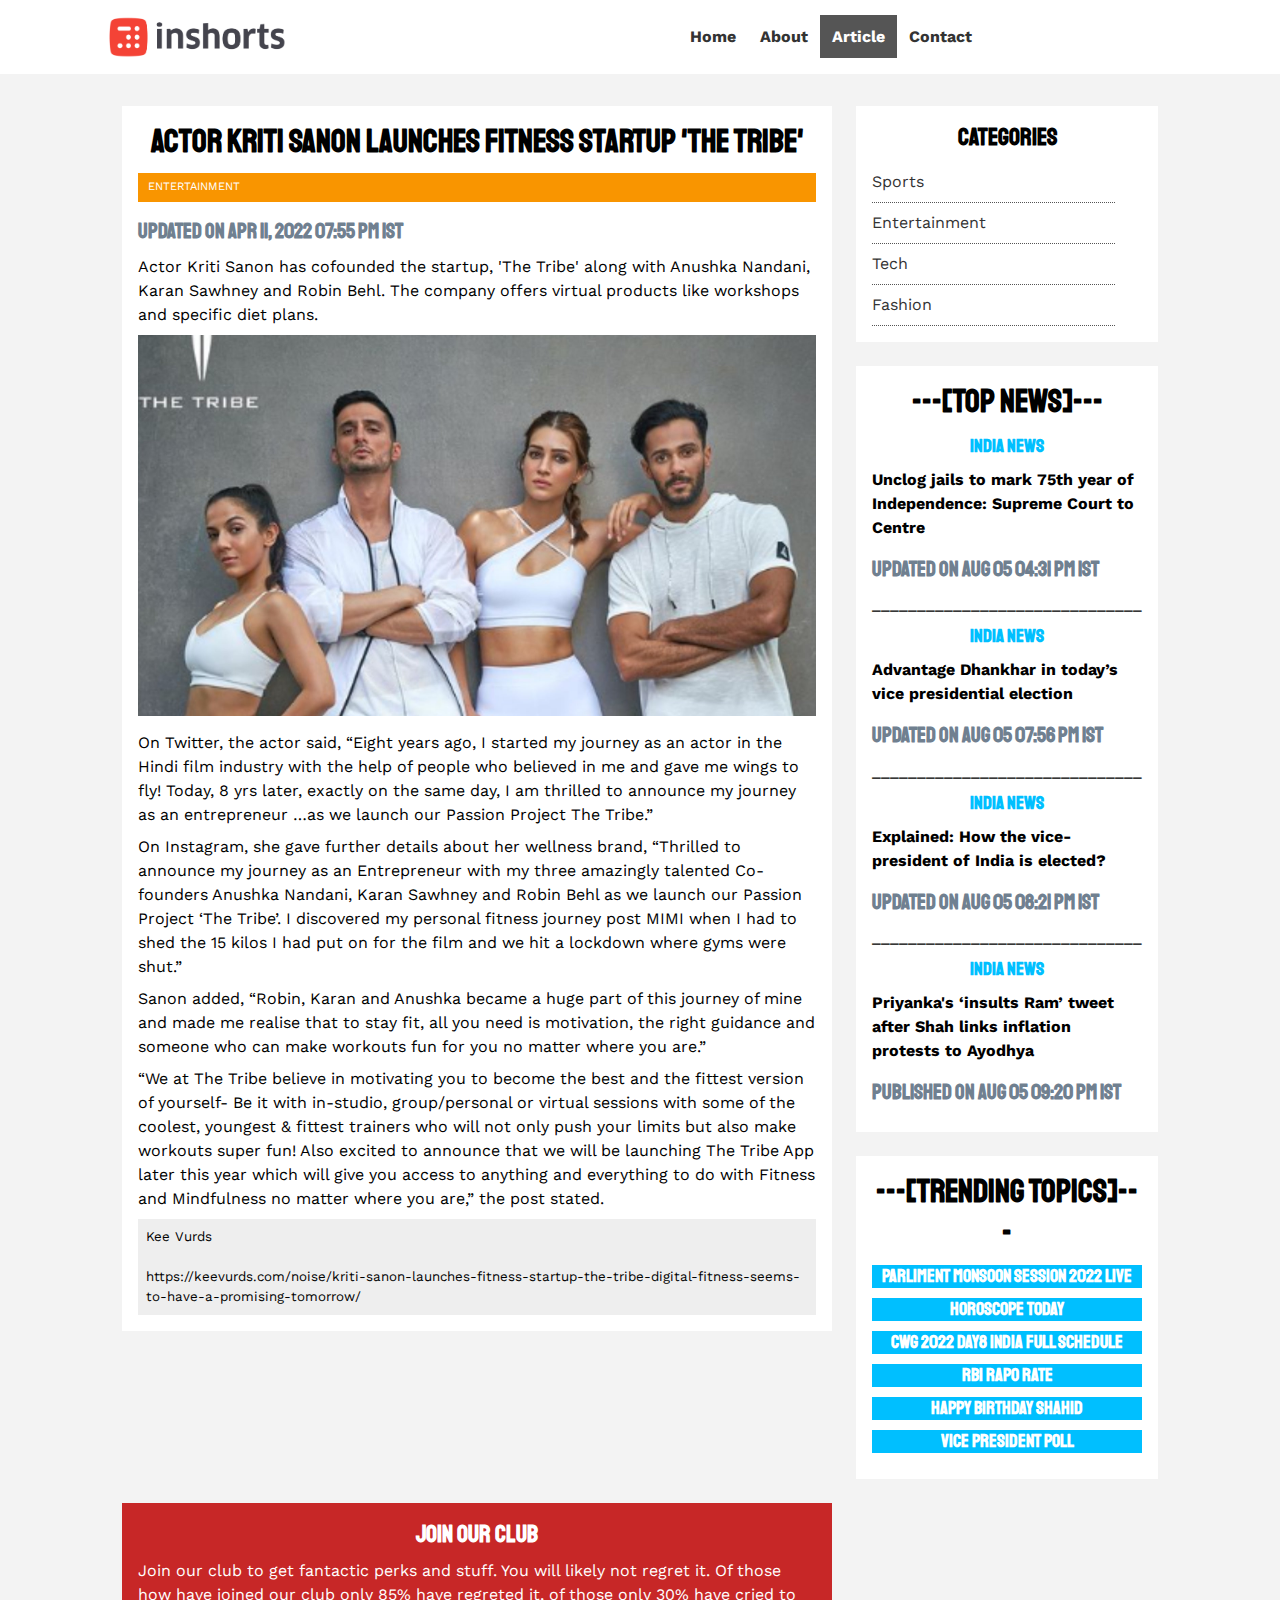
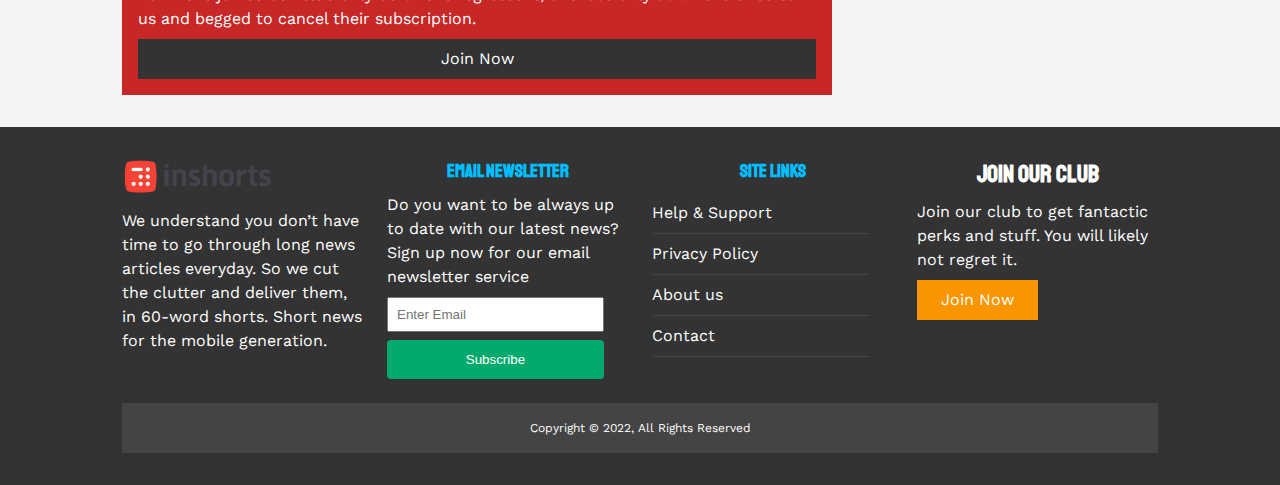
<file: article3.html>
<!DOCTYPE html>
<html lang="en">
<head>
    <meta charset="UTF-8">
    <meta http-equiv="X-UA-Compatible" content="IE=edge">
    <meta name="viewport" content="width=device-width, initial-scale=1.0">
    <link rel="stylesheet" href="https://use.fontawesome.com/releases/v5.0.8/css/all.css" integrity="sha384-3AB7yXWz4OeoZcPbieVW64vVXEwADiYyAEhwilzWsLw+9FgqpyjjStpPnpBO8o8S" crossorigin="anonymous">
    <link href="https://fonts.googleapis.com/css2?family=Staatliches&family=Work+Sans&display=swap" rel="stylesheet">
    <link rel="stylesheet" href="css/styles.css">
    <link rel="stylesheet" media="screen and (max-width: 768px)" href="css/mobile.css">
    
    <link src="shortcut icon" type="image/x-icon" href="favicon.ico">
    <title>inshorts| Aapko rakhe aage</title>
</head>
<body>
    <!--Navbar Section-->
    <nav id="main-nav">
        <div class="container">
            <img src="img/logo1.png" alt="inshorts" class="logo">
            
            <ul>
                <li><a  href="index.html">Home</a></li>
                <li><a href="about.html">About</a></li>
                <li><a class="current" href="article.html">Article</a></li>
                <li><a  href="contact.html">Contact</a></li>
            </ul>
        </div>
    </nav>


    <!--Article Section-->

    <!--About Section-->

    <section class="" id="article">
        <div class="container">
         
            <div class="page-container">
                <div class="page-container1">
                    <article class="card">
                        <h1 class="heading">Actor Kriti Sanon Launches Fitness Startup 'The Tribe'</h1>
                        <div class="category category-entnt">
                            Entertainment
                        </div>
                        <h6>Updated on Apr 11, 2022 07:55 PM IST</h6>
                        <p>Actor Kriti Sanon has cofounded the startup, 'The Tribe' along with Anushka Nandani, Karan Sawhney and Robin Behl. The company offers virtual products like workshops and specific diet plans.</p>
                        <img src="img/ent.jpg">
                        <p>On Twitter, the actor said, “Eight years ago, I started my journey as an actor in the Hindi film industry with the help of people who believed in me and gave me wings to fly! Today, 8 yrs later, exactly on the same day, I am thrilled to announce my journey as an entrepreneur …as we launch our Passion Project The Tribe.”</p>
                        <p>On Instagram, she gave further details about her wellness brand, “Thrilled to announce my journey as an Entrepreneur with my three amazingly talented Co-founders Anushka Nandani, Karan Sawhney and Robin Behl as we launch our Passion Project ‘The Tribe’. I discovered my personal fitness journey post MIMI when I had to shed the 15 kilos I had put on for the film and we hit a lockdown where gyms were shut.”</p>
                        <p>Sanon added, “Robin, Karan and Anushka became a huge part of this journey of mine and made me realise that to stay fit, all you need is motivation, the right guidance and someone who can make workouts fun for you no matter where you are.”</p>
                        <p>“We at The Tribe believe in motivating you to become the best and the fittest version of yourself- Be it with in-studio, group/personal or virtual sessions with some of the coolest, youngest & fittest trainers who will not only push your limits but also make workouts super fun! Also excited to announce that we will be launching The Tribe App later this year which will give you access to anything and everything to do with Fitness and Mindfulness no matter where you are,” the post stated.</p>
                        <div class="meta">
                            <small>
                                <i class="fas fa-user"></i> Kee Vurds<br><br>
                                <i class="fas fa-link"></i>https://keevurds.com/noise/kriti-sanon-launches-fitness-startup-the-tribe-digital-fitness-seems-to-have-a-promising-tomorrow/
                            </small>
                            
                        </div>
                    </article>
                    
            </div>
            <aside id="categories" class="card">
                <h2>Categories</h2>
                <ul class="list">
                    <li><a href="#"class="fas fa-chevron-right">Sports</a></li>
                    <li><a href="#"class="fas fa-chevron-right">Entertainment</a></li>
                    <li><a href="#"class="fas fa-chevron-right">Tech</a></li>
                    <li><a href="#"class="fas fa-chevron-right">Fashion</a></li>
                </ul>
            </aside>
                <article class="card1">
                 <h1>---[TOP NEWS]---</h1>
                 <h3>INDIA NEWS</h3>
                 <p><b>Unclog jails to mark 75th year of Independence: Supreme Court to Centre</b></p>
                 <h6>Updated on Aug 05 04:31 PM IST</h6>
                 <p>______________________________</p>
                 <h3>INDIA NEWS</h3>
                 <p><b>Advantage Dhankhar in today’s vice presidential election</b></p>
                 <h6>Updated on Aug 05 07:56 PM IST</h6>
                 <p>______________________________</p>
                 <h3>INDIA NEWS</h3>
                 <p><b>Explained: How the vice-president of India is elected?</b></p>
                 <h6>Updated on Aug 05 08:21 PM IST</h6>
                 <p>______________________________</p>
                 <h3>INDIA NEWS</h3>
                 <p><b>Priyanka's ‘insults Ram’ tweet after Shah links inflation protests to Ayodhya</b></p>
                 <h6>Published on Aug 05 09:20 PM IST</h6>
                </article>
                <article class="card1">
                    <h1>---[TRENDING TOPICS]---</h1>
                    <h4>Parliment Monsoon Session 2022 LIVE</h4>
                    <h4>Horoscope Today</h4>
                    <h4>CWG 2022 Day8 India Full Schedule </h4>
                    <h4>RBI Rapo Rate</h4>
                    <h4>Happy Birthday Shahid</h4>
                    <h4>Vice President Poll</h4>
                   </article>
                <aside class="card bg-primary">
                    <h2>Join Our Club</h2>
                    <p>Join our club to get fantactic perks and stuff. You will likely not regret it. Of those how have joined our club only 85% have regreted it, of those only 30% have cried to us and begged to cancel their subscription.
                    </p>
                    <a href="#" class="btn btn-dark btn-block">
                        Join Now
                    </a>
                </aside>
            </div>
        </div>
    </section>
    
    <!--Footer Section-->
    <footer id="footer-section" class="py-2">
        <div class="container footer-container">
            <div>
                <img src="img/logo1.png" alt="inshorts">
                <p>
                    We understand you don’t have time to go through long news articles everyday. So we cut the clutter and deliver them, in 60-word shorts. Short news for the mobile generation.
                </p>
            </div>

            <div>
                <h3>Email Newsletter</h3>
                <p>Do you want to be always up to date with our latest news? Sign up now for our email newsletter service</p>
                <form>
                    <input type="email" placeholder="Enter Email">
                    <input type="submit" value="Subscribe" class="btn btn-primary">
                </form>
            </div>

            <div>
                <h3>Site Links</h3>
                <ul class="list">
                    <li><a href="#">Help & Support</a></li>
                    <li><a href="#">Privacy Policy</a></li>
                    <li><a href="#">About us</a></li>
                    <li><a href="#">Contact</a></li>
                </ul>
            </div>
            <div>
                <h2>Join our club</h2>
                <p>Join our club to get fantactic perks and stuff. You will likely not regret it.</p>
                <a href="#" class="btn btn-secondary">Join Now</a>
                <div class="container">
                    <div class="social">
                        <a href="http://facebook.com" target="_blank"><i class="fab fa-facebook-f fa-2x"></i></a>
                        <a href="http://twitter.com" target="_blank"><i class="fab fa-twitter fa-2x"></i></a>
                        <a href="http://instagram.com" target="_blank"><i class="fab fa-instagram fa-2x"></i></a>
                        <a href="http://youtube.com" target="_blank"><i class="fab fa-youtube fa-2x"></i></a>
                    </div>
                </div>
               
            </div>
            
            <div>
                <p>Copyright &copy; 2022, All Rights Reserved</p>
            </div>
        </div>
    </footer>

</body>
</html>
</file>
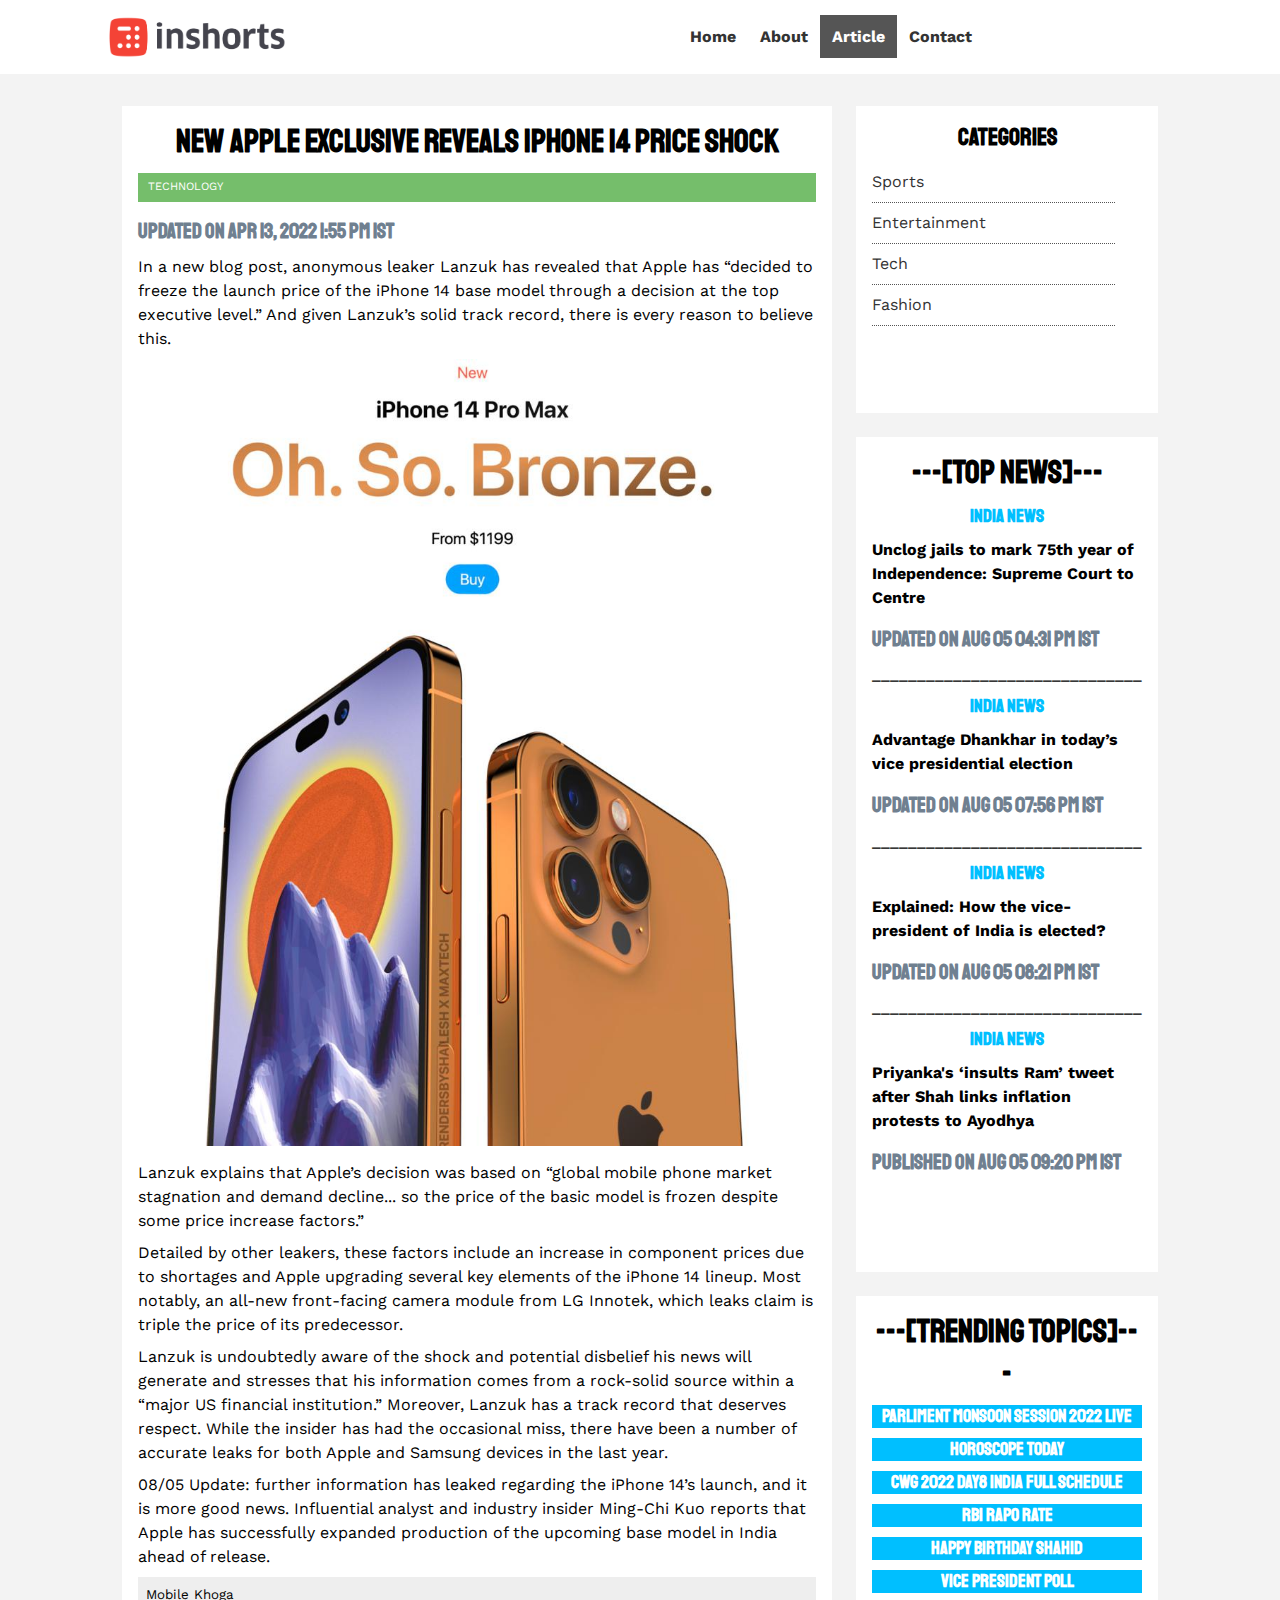
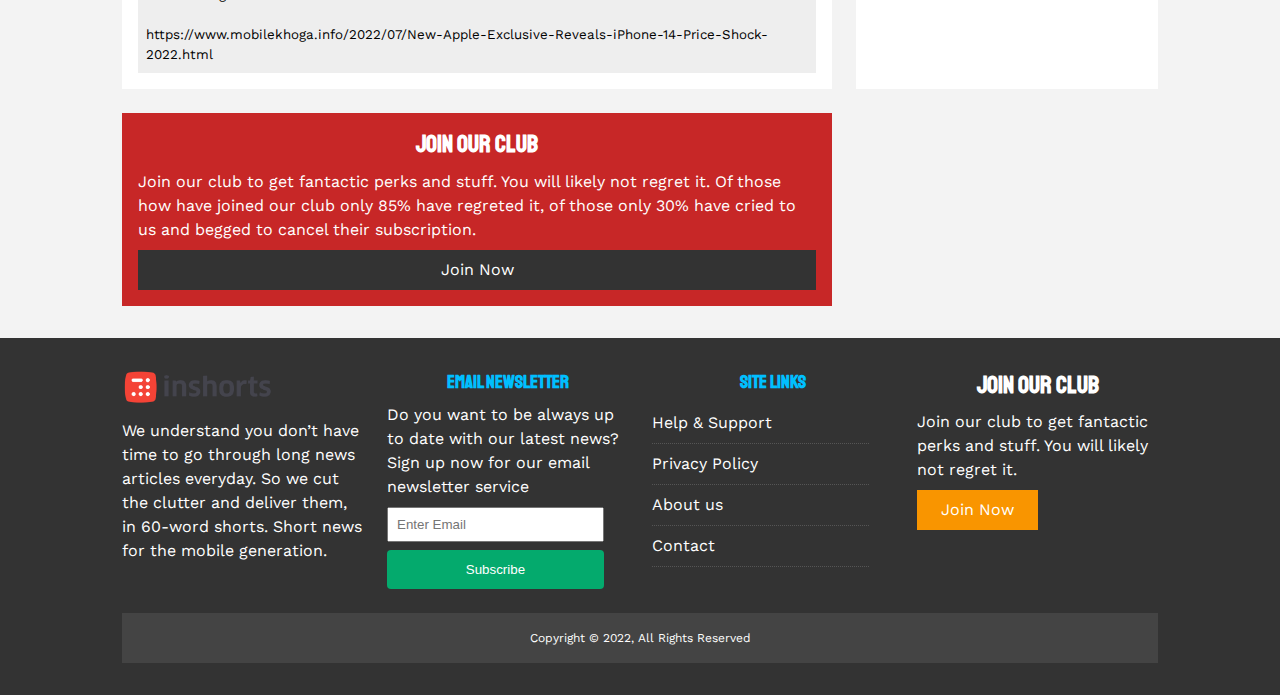
<file: article4.html>
<!DOCTYPE html>
<html lang="en">
<head>
    <meta charset="UTF-8">
    <meta http-equiv="X-UA-Compatible" content="IE=edge">
    <meta name="viewport" content="width=device-width, initial-scale=1.0">
    <link rel="stylesheet" href="https://use.fontawesome.com/releases/v5.0.8/css/all.css" integrity="sha384-3AB7yXWz4OeoZcPbieVW64vVXEwADiYyAEhwilzWsLw+9FgqpyjjStpPnpBO8o8S" crossorigin="anonymous">
    <link href="https://fonts.googleapis.com/css2?family=Staatliches&family=Work+Sans&display=swap" rel="stylesheet">
    <link rel="stylesheet" href="css/styles.css">
    <link rel="stylesheet" media="screen and (max-width: 768px)" href="css/mobile.css">
    
    <link src="shortcut icon" type="image/x-icon" href="favicon.ico">
    <title>inshorts| Aapko rakhe aage</title>
</head>
<body>
    <!--Navbar Section-->
    <nav id="main-nav">
        <div class="container">
            <img src="img/logo1.png" alt="inshorts" class="logo">
            
            <ul>
                <li><a  href="index.html">Home</a></li>
                <li><a href="about.html">About</a></li>
                <li><a class="current" href="article.html">Article</a></li>
                <li><a  href="contact.html">Contact</a></li>
            </ul>
        </div>
    </nav>
    
    <!--Article Section-->

    <!--About Section-->
    <section class="" id="article">
        <div class="container">
         
            <div class="page-container">
                <div class="page-container1">
                    <article class="card">
                        <h1 class="heading">New Apple Exclusive Reveals iPhone 14 Price Shock</h1>
                        <div class="category category-tech">
                            Technology
                        </div>
                        <h6>Updated on Apr 13, 2022 1:55 PM IST</h6>
                        <p>In a new blog post, anonymous leaker Lanzuk has revealed that Apple has “decided to freeze the launch price of the iPhone 14 base model through a decision at the top executive level.” And given Lanzuk’s solid track record, there is every reason to believe this.</p>
                        <img src="img/iphone.jpg">
                        <p>Lanzuk explains that Apple’s decision was based on “global mobile phone market stagnation and demand decline... so the price of the basic model is frozen despite some price increase factors.”</p>
                        <p>Detailed by other leakers, these factors include an increase in component prices due to shortages and Apple upgrading several key elements of the iPhone 14 lineup. Most notably, an all-new front-facing camera module from LG Innotek, which leaks claim is triple the price of its predecessor.</p>
                        <p>Lanzuk is undoubtedly aware of the shock and potential disbelief his news will generate and stresses that his information comes from a rock-solid source within a “major US financial institution.” Moreover, Lanzuk has a track record that deserves respect. While the insider has had the occasional miss, there have been a number of accurate leaks for both Apple and Samsung devices in the last year.</p>
                        <p>08/05 Update: further information has leaked regarding the iPhone 14’s launch, and it is more good news. Influential analyst and industry insider Ming-Chi Kuo reports that Apple has successfully expanded production of the upcoming base model in India ahead of release.</p>
                        <div class="meta">
                            <small>
                                <i class="fas fa-user"></i> Mobile Khoga<br><br>
                                <i class="fas fa-link"></i>https://www.mobilekhoga.info/2022/07/New-Apple-Exclusive-Reveals-iPhone-14-Price-Shock-2022.html
                            </small>
                        </div>
                    </article>
                    
            </div>
            <aside id="categories" class="card">
                <h2>Categories</h2>
                <ul class="list">
                    <li><a href="#"class="fas fa-chevron-right">Sports</a></li>
                    <li><a href="#"class="fas fa-chevron-right">Entertainment</a></li>
                    <li><a href="#"class="fas fa-chevron-right">Tech</a></li>
                    <li><a href="#"class="fas fa-chevron-right">Fashion</a></li>
                </ul>
            </aside>
                <article class="card1">
                 <h1>---[TOP NEWS]---</h1>
                 <h3>INDIA NEWS</h3>
                 <p><b>Unclog jails to mark 75th year of Independence: Supreme Court to Centre</b></p>
                 <h6>Updated on Aug 05 04:31 PM IST</h6>
                 <p>______________________________</p>
                 <h3>INDIA NEWS</h3>
                 <p><b>Advantage Dhankhar in today’s vice presidential election</b></p>
                 <h6>Updated on Aug 05 07:56 PM IST</h6>
                 <p>______________________________</p>
                 <h3>INDIA NEWS</h3>
                 <p><b>Explained: How the vice-president of India is elected?</b></p>
                 <h6>Updated on Aug 05 08:21 PM IST</h6>
                 <p>______________________________</p>
                 <h3>INDIA NEWS</h3>
                 <p><b>Priyanka's ‘insults Ram’ tweet after Shah links inflation protests to Ayodhya</b></p>
                 <h6>Published on Aug 05 09:20 PM IST</h6>
                </article>
                <article class="card1">
                    <h1>---[TRENDING TOPICS]---</h1>
                    <h4>Parliment Monsoon Session 2022 LIVE</h4>
                    <h4>Horoscope Today</h4>
                    <h4>CWG 2022 Day8 India Full Schedule </h4>
                    <h4>RBI Rapo Rate</h4>
                    <h4>Happy Birthday Shahid</h4>
                    <h4>Vice President Poll</h4>
                   </article>
                <aside class="card bg-primary">
                    <h2>Join Our Club</h2>
                    <p>Join our club to get fantactic perks and stuff. You will likely not regret it. Of those how have joined our club only 85% have regreted it, of those only 30% have cried to us and begged to cancel their subscription.
                    </p>
                    <a href="#" class="btn btn-dark btn-block">
                        Join Now
                    </a>
                </aside>
            </div>
        </div>
    </section>
    
    <!--Footer Section-->
    <footer id="footer-section" class="py-2">
        <div class="container footer-container">
            <div>
                <img src="img/logo1.png" alt="inshorts">
                <p>
                    We understand you don’t have time to go through long news articles everyday. So we cut the clutter and deliver them, in 60-word shorts. Short news for the mobile generation.
                </p>
            </div>

            <div>
                <h3>Email Newsletter</h3>
                <p>Do you want to be always up to date with our latest news? Sign up now for our email newsletter service</p>
                <form>
                    <input type="email" placeholder="Enter Email">
                    <input type="submit" value="Subscribe" class="btn btn-primary">
                </form>
            </div>

            <div>
                <h3>Site Links</h3>
                <ul class="list">
                    <li><a href="#">Help & Support</a></li>
                    <li><a href="#">Privacy Policy</a></li>
                    <li><a href="#">About us</a></li>
                    <li><a href="#">Contact</a></li>
                </ul>
            </div>
            <div>
                <h2>Join our club</h2>
                <p>Join our club to get fantactic perks and stuff. You will likely not regret it.</p>
                <a href="#" class="btn btn-secondary">Join Now</a>
                <div class="container">
                    <div class="social">
                        <a href="http://facebook.com" target="_blank"><i class="fab fa-facebook-f fa-2x"></i></a>
                        <a href="http://twitter.com" target="_blank"><i class="fab fa-twitter fa-2x"></i></a>
                        <a href="http://instagram.com" target="_blank"><i class="fab fa-instagram fa-2x"></i></a>
                        <a href="http://youtube.com" target="_blank"><i class="fab fa-youtube fa-2x"></i></a>
                    </div>
                </div>
               
            </div>
            
            <div>
                <p>Copyright &copy; 2022, All Rights Reserved</p>
            </div>
        </div>
    </footer>

</body>
</html>
</file>
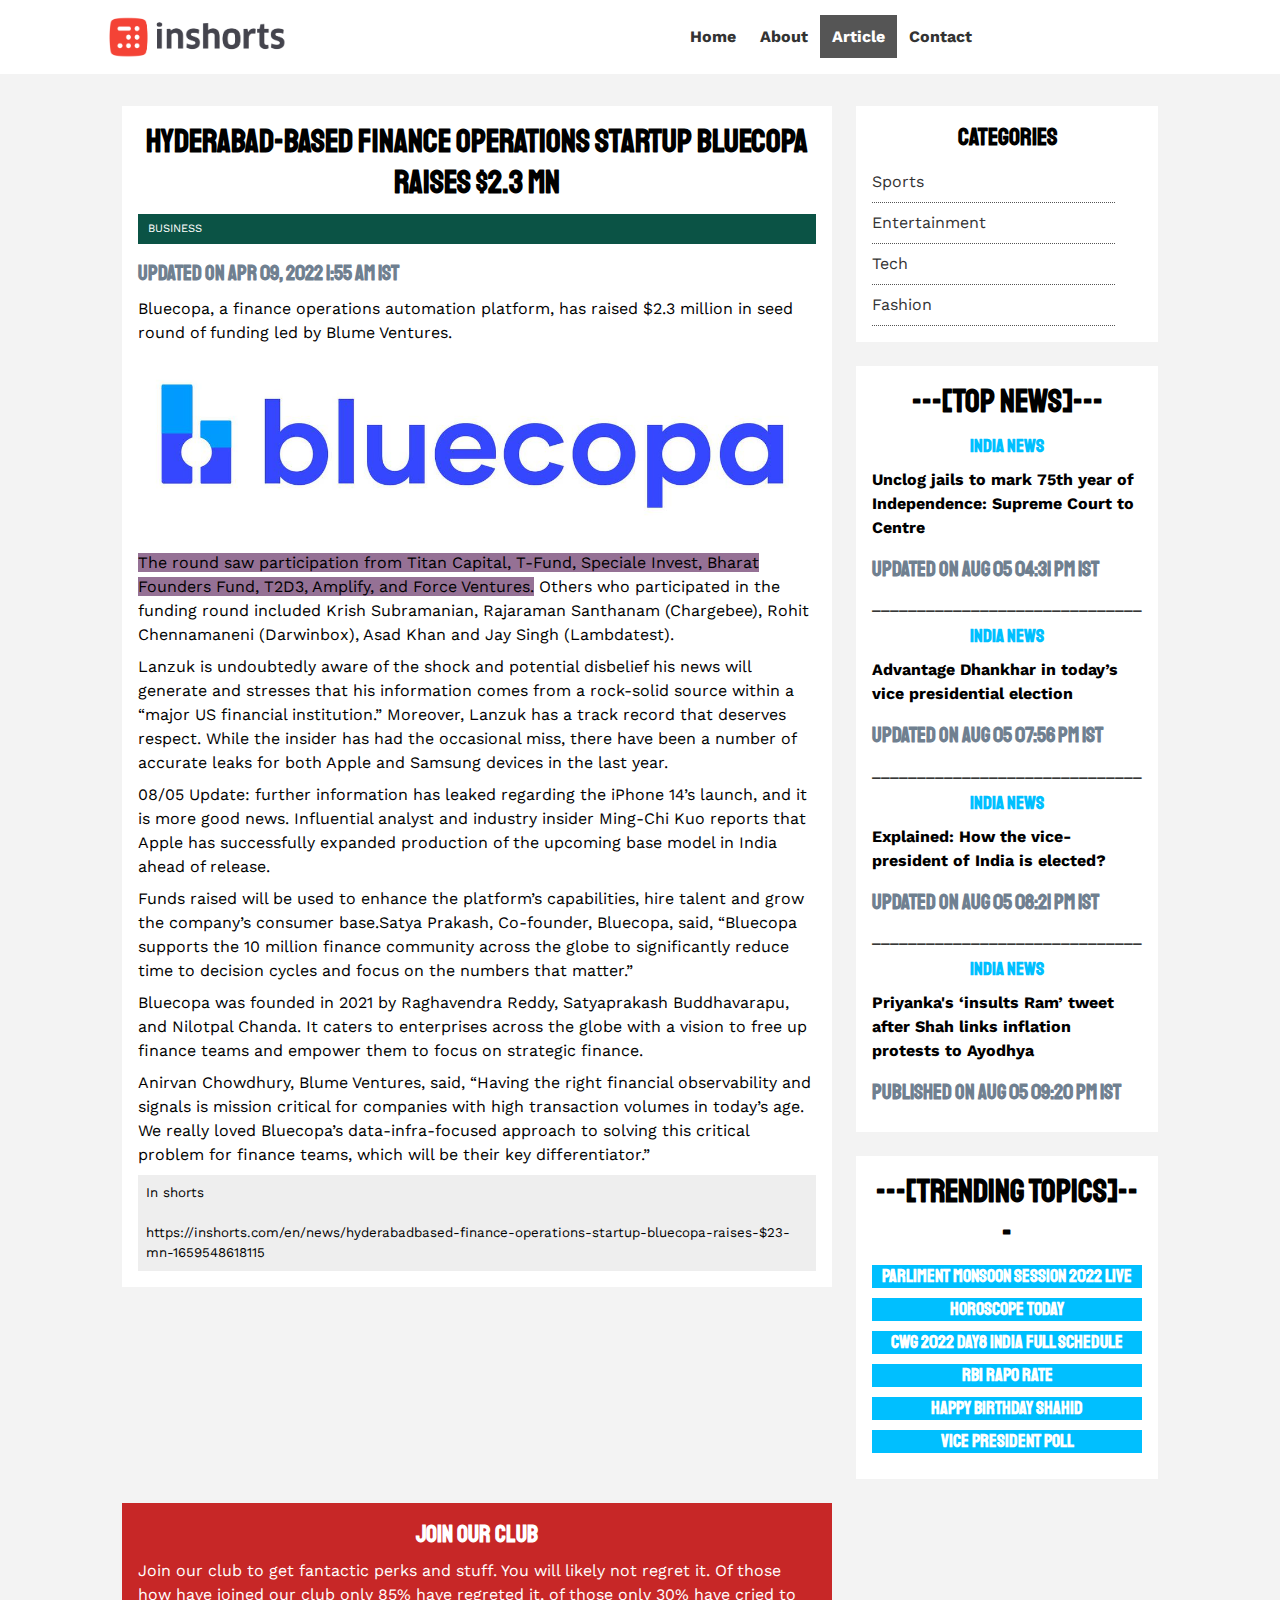
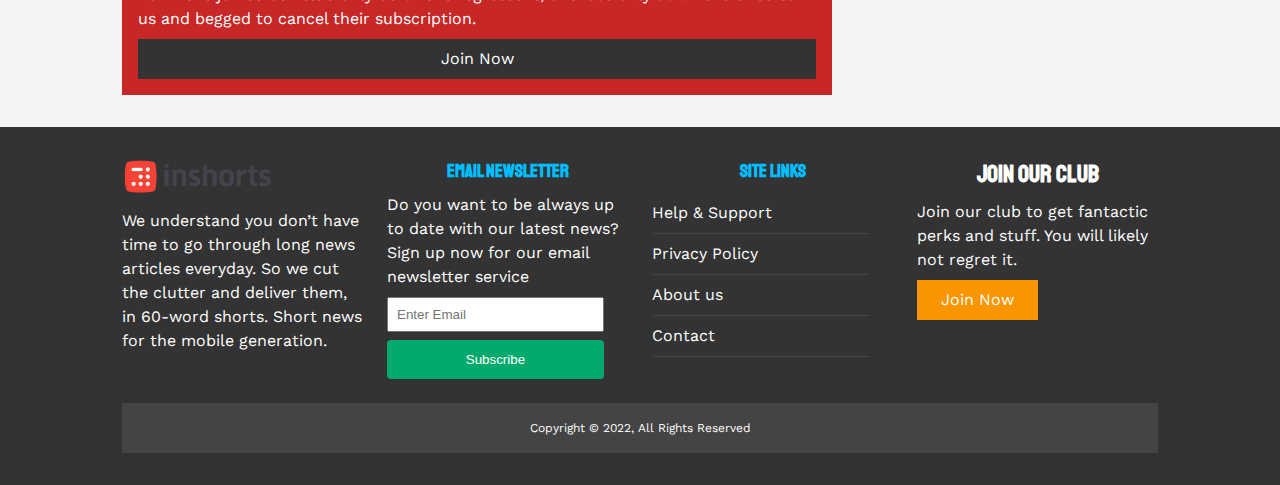
<file: article5.html>
<!DOCTYPE html>
<html lang="en">
<head>
    <meta charset="UTF-8">
    <meta http-equiv="X-UA-Compatible" content="IE=edge">
    <meta name="viewport" content="width=device-width, initial-scale=1.0">
    <link rel="stylesheet" href="https://use.fontawesome.com/releases/v5.0.8/css/all.css" integrity="sha384-3AB7yXWz4OeoZcPbieVW64vVXEwADiYyAEhwilzWsLw+9FgqpyjjStpPnpBO8o8S" crossorigin="anonymous">
    <link href="https://fonts.googleapis.com/css2?family=Staatliches&family=Work+Sans&display=swap" rel="stylesheet">
    <link rel="stylesheet" href="css/styles.css">
    <link rel="stylesheet" media="screen and (max-width: 768px)" href="css/mobile.css">
    
    <link src="shortcut icon" type="image/x-icon" href="favicon.ico">
    <title>inshorts| Aapko rakhe aage</title>
</head>
<body>
    <!--Navbar Section-->
    <nav id="main-nav">
        <div class="container">
            <img src="img/logo1.png" alt="inshorts" class="logo">
            
            <ul>
                <li><a  href="index.html">Home</a></li>
                <li><a href="about.html">About</a></li>
                <li><a class="current" href="article.html">Article</a></li>
                <li><a  href="contact.html">Contact</a></li>
            </ul>
        </div>
    </nav>

    <!--About Section-->
    <section class="" id="article">
        <div class="container">
         
            <div class="page-container">
                <div class="page-container1">
                    <article class="card">
                        <h1 class="heading">Hyderabad-based finance operations startup Bluecopa raises $2.3 mn</h1>
                        <div class="category category-business">
                            Business
                        </div>
                        <h6>Updated on Apr 09, 2022 1:55 AM IST</h6>
                        <p>Bluecopa, a finance operations automation platform, has raised $2.3 million in seed round of funding led by Blume Ventures. </p>
                        <img src="img/business.jpg">
                        <p><span style="background-color: #957195">The round saw participation from Titan Capital, T-Fund, Speciale Invest, Bharat Founders Fund, T2D3, Amplify, and Force Ventures.</span> Others who participated in the funding round included Krish Subramanian, Rajaraman Santhanam (Chargebee), Rohit Chennamaneni (Darwinbox), Asad Khan and Jay Singh (Lambdatest). </p>
                        <p>Lanzuk is undoubtedly aware of the shock and potential disbelief his news will generate and stresses that his information comes from a rock-solid source within a “major US financial institution.” Moreover, Lanzuk has a track record that deserves respect. While the insider has had the occasional miss, there have been a number of accurate leaks for both Apple and Samsung devices in the last year.</p>
                        <p>08/05 Update: further information has leaked regarding the iPhone 14’s launch, and it is more good news. Influential analyst and industry insider Ming-Chi Kuo reports that Apple has successfully expanded production of the upcoming base model in India ahead of release.</p>
                        <p>Funds raised will be used to enhance the platform’s capabilities, hire talent and grow the company’s consumer base.Satya Prakash, Co-founder, Bluecopa, said, “Bluecopa supports the 10 million finance community across the globe to significantly reduce time to decision cycles and focus on the numbers that matter.”</p>
                        <p>Bluecopa was founded in 2021 by Raghavendra Reddy, Satyaprakash Buddhavarapu, and Nilotpal Chanda. It caters to enterprises across the globe with a vision to free up finance teams and empower them to focus on strategic finance.</p>
                        <p>Anirvan Chowdhury, Blume Ventures, said, “Having the right financial observability and signals is mission critical for companies with high transaction volumes in today’s age. We really loved Bluecopa’s data-infra-focused approach to solving this critical problem for finance teams, which will be their key differentiator.”</p>
                        <div class="meta">
                            <small>
                                <i class="fas fa-user"></i> In shorts<br><br>
                                <i class="fas fa-link"></i>https://inshorts.com/en/news/hyderabadbased-finance-operations-startup-bluecopa-raises-$23-mn-1659548618115
                            </small>
                        </div>
                    </article>
                    
            </div>
            <aside id="categories" class="card">
                <h2>Categories</h2>
                <ul class="list">
                    <li><a href="#"class="fas fa-chevron-right">Sports</a></li>
                    <li><a href="#"class="fas fa-chevron-right">Entertainment</a></li>
                    <li><a href="#"class="fas fa-chevron-right">Tech</a></li>
                    <li><a href="#"class="fas fa-chevron-right">Fashion</a></li>
                </ul>
            </aside>
                <article class="card1">
                 <h1>---[TOP NEWS]---</h1>
                 <h3>INDIA NEWS</h3>
                 <p><b>Unclog jails to mark 75th year of Independence: Supreme Court to Centre</b></p>
                 <h6>Updated on Aug 05 04:31 PM IST</h6>
                 <p>______________________________</p>
                 <h3>INDIA NEWS</h3>
                 <p><b>Advantage Dhankhar in today’s vice presidential election</b></p>
                 <h6>Updated on Aug 05 07:56 PM IST</h6>
                 <p>______________________________</p>
                 <h3>INDIA NEWS</h3>
                 <p><b>Explained: How the vice-president of India is elected?</b></p>
                 <h6>Updated on Aug 05 08:21 PM IST</h6>
                 <p>______________________________</p>
                 <h3>INDIA NEWS</h3>
                 <p><b>Priyanka's ‘insults Ram’ tweet after Shah links inflation protests to Ayodhya</b></p>
                 <h6>Published on Aug 05 09:20 PM IST</h6>
                </article>
                <article class="card1">
                    <h1>---[TRENDING TOPICS]---</h1>
                    <h4>Parliment Monsoon Session 2022 LIVE</h4>
                    <h4>Horoscope Today</h4>
                    <h4>CWG 2022 Day8 India Full Schedule </h4>
                    <h4>RBI Rapo Rate</h4>
                    <h4>Happy Birthday Shahid</h4>
                    <h4>Vice President Poll</h4>
                   </article>
                <aside class="card bg-primary">
                    <h2>Join Our Club</h2>
                    <p>Join our club to get fantactic perks and stuff. You will likely not regret it. Of those how have joined our club only 85% have regreted it, of those only 30% have cried to us and begged to cancel their subscription.
                    </p>
                    <a href="#" class="btn btn-dark btn-block">
                        Join Now
                    </a>
                </aside>
            </div>
        </div>
    </section>
    
    <!--Footer Section-->
    <footer id="footer-section" class="py-2">
        <div class="container footer-container">
            <div>
                <img src="img/logo1.png" alt="inshorts">
                <p>
                    We understand you don’t have time to go through long news articles everyday. So we cut the clutter and deliver them, in 60-word shorts. Short news for the mobile generation.
                </p>
            </div>

            <div>
                <h3>Email Newsletter</h3>
                <p>Do you want to be always up to date with our latest news? Sign up now for our email newsletter service</p>
                <form>
                    <input type="email" placeholder="Enter Email">
                    <input type="submit" value="Subscribe" class="btn btn-primary">
                </form>
            </div>

            <div>
                <h3>Site Links</h3>
                <ul class="list">
                    <li><a href="#">Help & Support</a></li>
                    <li><a href="#">Privacy Policy</a></li>
                    <li><a href="#">About us</a></li>
                    <li><a href="#">Contact</a></li>
                </ul>
            </div>
            <div>
                <h2>Join our club</h2>
                <p>Join our club to get fantactic perks and stuff. You will likely not regret it.</p>
                <a href="#" class="btn btn-secondary">Join Now</a>
                <div class="container">
                    <div class="social">
                        <a href="http://facebook.com" target="_blank"><i class="fab fa-facebook-f fa-2x"></i></a>
                        <a href="http://twitter.com" target="_blank"><i class="fab fa-twitter fa-2x"></i></a>
                        <a href="http://instagram.com" target="_blank"><i class="fab fa-instagram fa-2x"></i></a>
                        <a href="http://youtube.com" target="_blank"><i class="fab fa-youtube fa-2x"></i></a>
                    </div>
                </div>
               
            </div>
            
            <div>
                <p>Copyright &copy; 2022, All Rights Reserved</p>
            </div>
        </div>
    </footer>

</body>
</html>
</file>
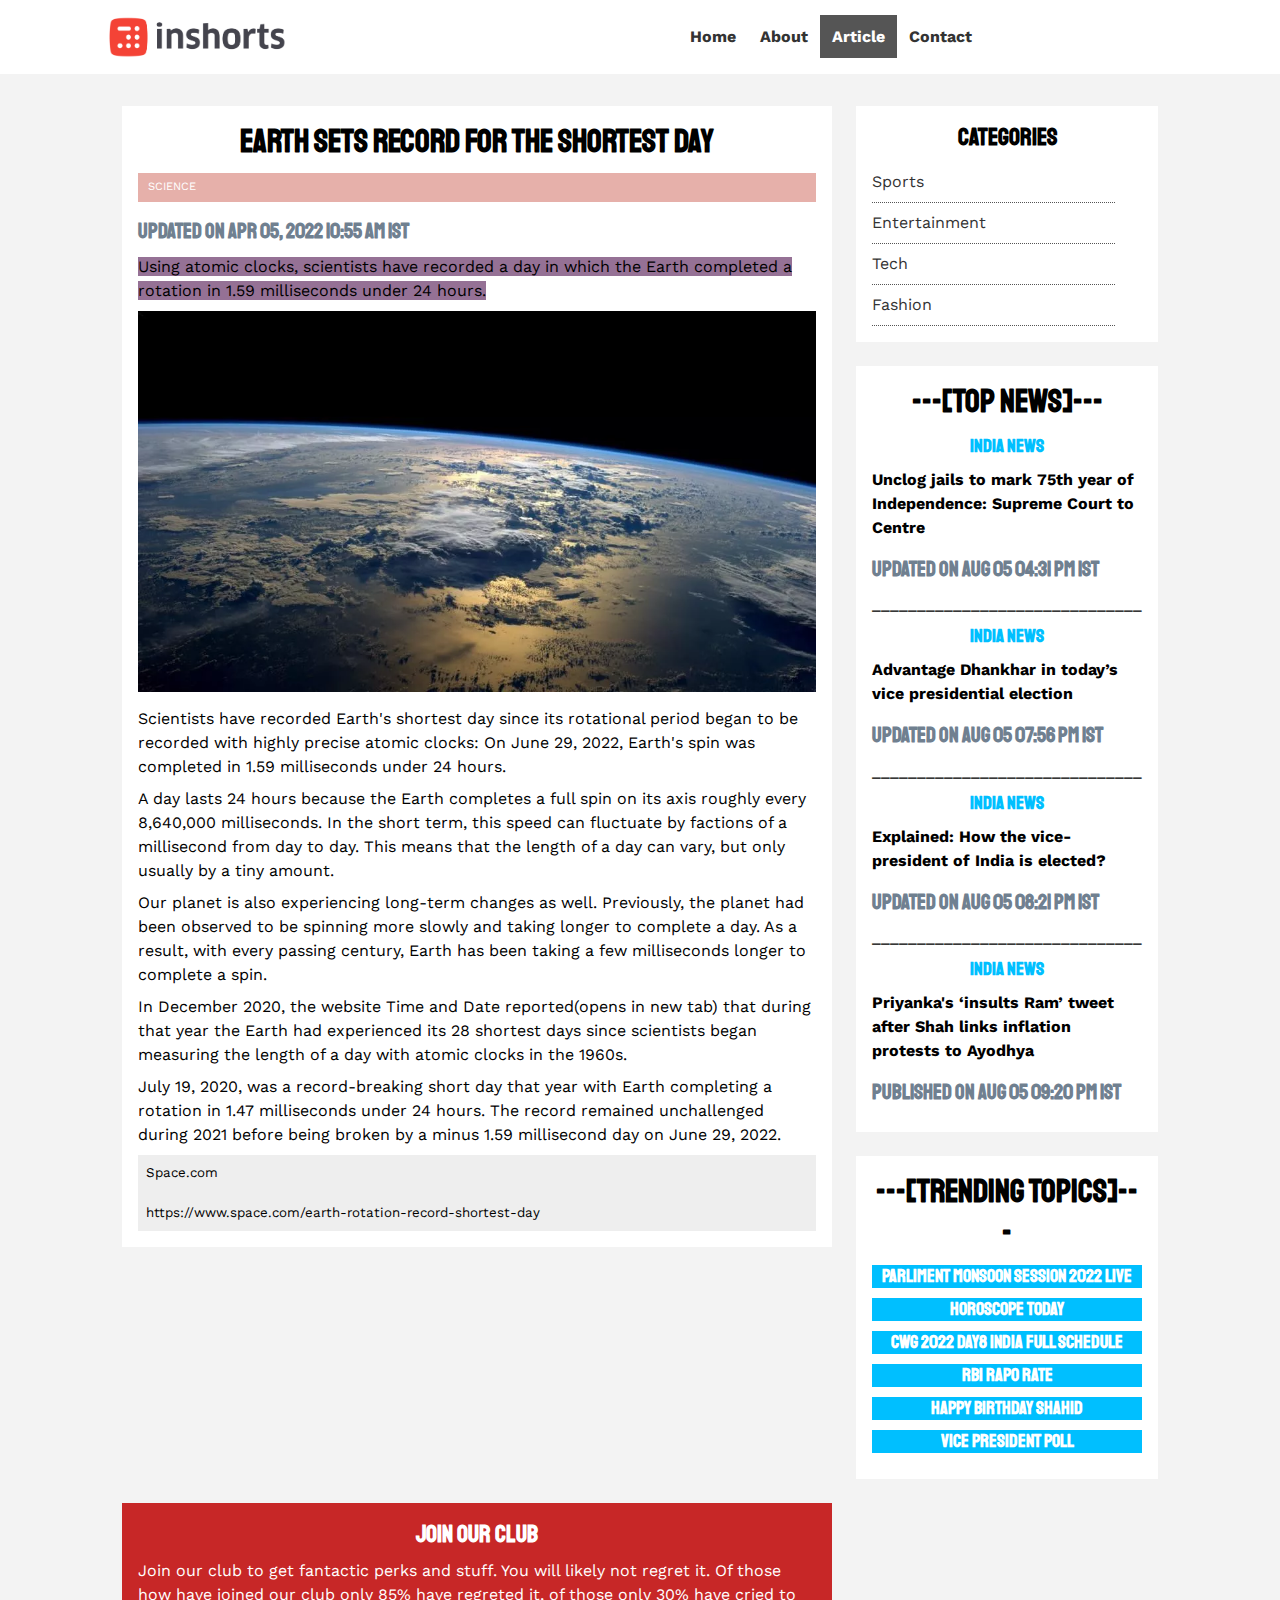
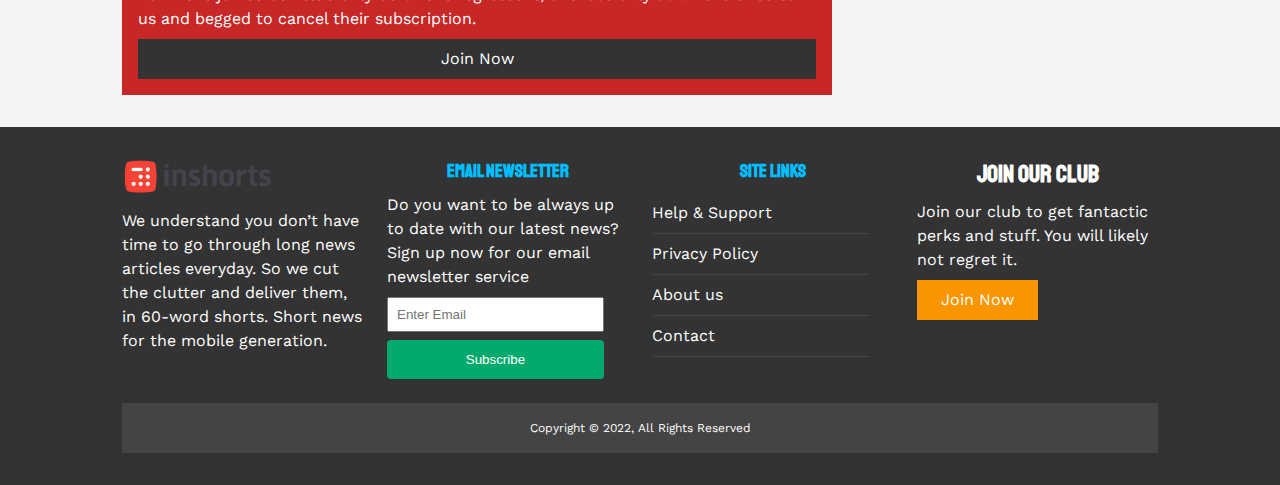
<file: article6.html>
<!DOCTYPE html>
<html lang="en">
<head>
    <meta charset="UTF-8">
    <meta http-equiv="X-UA-Compatible" content="IE=edge">
    <meta name="viewport" content="width=device-width, initial-scale=1.0">
    <link rel="stylesheet" href="https://use.fontawesome.com/releases/v5.0.8/css/all.css" integrity="sha384-3AB7yXWz4OeoZcPbieVW64vVXEwADiYyAEhwilzWsLw+9FgqpyjjStpPnpBO8o8S" crossorigin="anonymous">
    <link href="https://fonts.googleapis.com/css2?family=Staatliches&family=Work+Sans&display=swap" rel="stylesheet">
    <link rel="stylesheet" href="css/styles.css">
    <link rel="stylesheet" media="screen and (max-width: 768px)" href="css/mobile.css">
    
    <link src="shortcut icon" type="image/x-icon" href="favicon.ico">
    <title>inshorts| Aapko rakhe aage</title>
</head>
<body>
    <!--Navbar Section-->
    <nav id="main-nav">
        <div class="container">
            <img src="img/logo1.png" alt="inshorts" class="logo">
            
            <ul>
                <li><a  href="index.html">Home</a></li>
                <li><a href="about.html">About</a></li>
                <li><a class="current" href="article.html">Article</a></li>
                <li><a  href="contact.html">Contact</a></li>
            </ul>
        </div>
    </nav>

    <!--About Section-->
    <section class="" id="article">
        <div class="container">
         
            <div class="page-container">
                <div class="page-container1">
                    <article class="card">
                        <h1 class="heading">Earth sets record for the shortest day</h1>
                        <div class="category category-science">
                            Science
                        </div>
                        <h6>Updated on Apr 05, 2022 10:55 AM IST</h6>
                        <p><span style="background-color: #957195">Using atomic clocks, scientists have recorded a day in which the Earth completed a rotation in 1.59 milliseconds under 24 hours. </p>
                        <img src="img/earth.webp">
                        <p>Scientists have recorded Earth's shortest day since its rotational period began to be recorded with highly precise atomic clocks: On June 29, 2022, Earth's spin was completed in 1.59 milliseconds under 24 hours.</p>
                        <p>A day lasts 24 hours because the Earth completes a full spin on its axis roughly every 8,640,000 milliseconds. In the short term, this speed can fluctuate by factions of a millisecond from day to day. This means that the length of a day can vary, but only usually by a tiny amount. </p>
                        <p>Our planet is also experiencing long-term changes as well. Previously, the planet had been observed to be spinning more slowly and taking longer to complete a day. As a result, with every passing century, Earth has been taking a few milliseconds longer to complete a spin. </p>
                        <p>In December 2020, the website Time and Date reported(opens in new tab) that during that year the Earth had experienced its 28 shortest days since scientists began measuring the length of a day with atomic clocks in the 1960s. </p>
                        <p>July 19, 2020, was a record-breaking short day that year with Earth completing a rotation in 1.47 milliseconds under 24 hours. The record remained unchallenged during 2021 before being broken by a minus 1.59 millisecond day on June 29, 2022. </p>
                        <div class="meta">
                            <small>
                                <i class="fas fa-user"></i> Space.com<br><br>
                                <i class="fas fa-link"></i>https://www.space.com/earth-rotation-record-shortest-day
                            </small>
                        </div>
                    </article>
                    
            </div>
            <aside id="categories" class="card">
                <h2>Categories</h2>
                <ul class="list">
                    <li><a href="#"class="fas fa-chevron-right">Sports</a></li>
                    <li><a href="#"class="fas fa-chevron-right">Entertainment</a></li>
                    <li><a href="#"class="fas fa-chevron-right">Tech</a></li>
                    <li><a href="#"class="fas fa-chevron-right">Fashion</a></li>
                </ul>
            </aside>
                <article class="card1">
                 <h1>---[TOP NEWS]---</h1>
                 <h3>INDIA NEWS</h3>
                 <p><b>Unclog jails to mark 75th year of Independence: Supreme Court to Centre</b></p>
                 <h6>Updated on Aug 05 04:31 PM IST</h6>
                 <p>______________________________</p>
                 <h3>INDIA NEWS</h3>
                 <p><b>Advantage Dhankhar in today’s vice presidential election</b></p>
                 <h6>Updated on Aug 05 07:56 PM IST</h6>
                 <p>______________________________</p>
                 <h3>INDIA NEWS</h3>
                 <p><b>Explained: How the vice-president of India is elected?</b></p>
                 <h6>Updated on Aug 05 08:21 PM IST</h6>
                 <p>______________________________</p>
                 <h3>INDIA NEWS</h3>
                 <p><b>Priyanka's ‘insults Ram’ tweet after Shah links inflation protests to Ayodhya</b></p>
                 <h6>Published on Aug 05 09:20 PM IST</h6>
                </article>
                <article class="card1">
                    <h1>---[TRENDING TOPICS]---</h1>
                    <h4>Parliment Monsoon Session 2022 LIVE</h4>
                    <h4>Horoscope Today</h4>
                    <h4>CWG 2022 Day8 India Full Schedule </h4>
                    <h4>RBI Rapo Rate</h4>
                    <h4>Happy Birthday Shahid</h4>
                    <h4>Vice President Poll</h4>
                   </article>
                <aside class="card bg-primary">
                    <h2>Join Our Club</h2>
                    <p>Join our club to get fantactic perks and stuff. You will likely not regret it. Of those how have joined our club only 85% have regreted it, of those only 30% have cried to us and begged to cancel their subscription.
                    </p>
                    <a href="#" class="btn btn-dark btn-block">
                        Join Now
                    </a>
                </aside>
            </div>
        </div>
    </section>
    
    <!--Footer Section-->
    <footer id="footer-section" class="py-2">
        <div class="container footer-container">
            <div>
                <img src="img/logo1.png" alt="inshorts">
                <p>
                    We understand you don’t have time to go through long news articles everyday. So we cut the clutter and deliver them, in 60-word shorts. Short news for the mobile generation.
                </p>
            </div>

            <div>
                <h3>Email Newsletter</h3>
                <p>Do you want to be always up to date with our latest news? Sign up now for our email newsletter service</p>
                <form>
                    <input type="email" placeholder="Enter Email">
                    <input type="submit" value="Subscribe" class="btn btn-primary">
                </form>
            </div>

            <div>
                <h3>Site Links</h3>
                <ul class="list">
                    <li><a href="#">Help & Support</a></li>
                    <li><a href="#">Privacy Policy</a></li>
                    <li><a href="#">About us</a></li>
                    <li><a href="#">Contact</a></li>
                </ul>
            </div>
            <div>
                <h2>Join our club</h2>
                <p>Join our club to get fantactic perks and stuff. You will likely not regret it.</p>
                <a href="#" class="btn btn-secondary">Join Now</a>
                <div class="container">
                    <div class="social">
                        <a href="http://facebook.com" target="_blank"><i class="fab fa-facebook-f fa-2x"></i></a>
                        <a href="http://twitter.com" target="_blank"><i class="fab fa-twitter fa-2x"></i></a>
                        <a href="http://instagram.com" target="_blank"><i class="fab fa-instagram fa-2x"></i></a>
                        <a href="http://youtube.com" target="_blank"><i class="fab fa-youtube fa-2x"></i></a>
                    </div>
                </div>
               
            </div>
            
            <div>
                <p>Copyright &copy; 2022, All Rights Reserved</p>
            </div>
        </div>
    </footer>

</body>
</html>
</file>
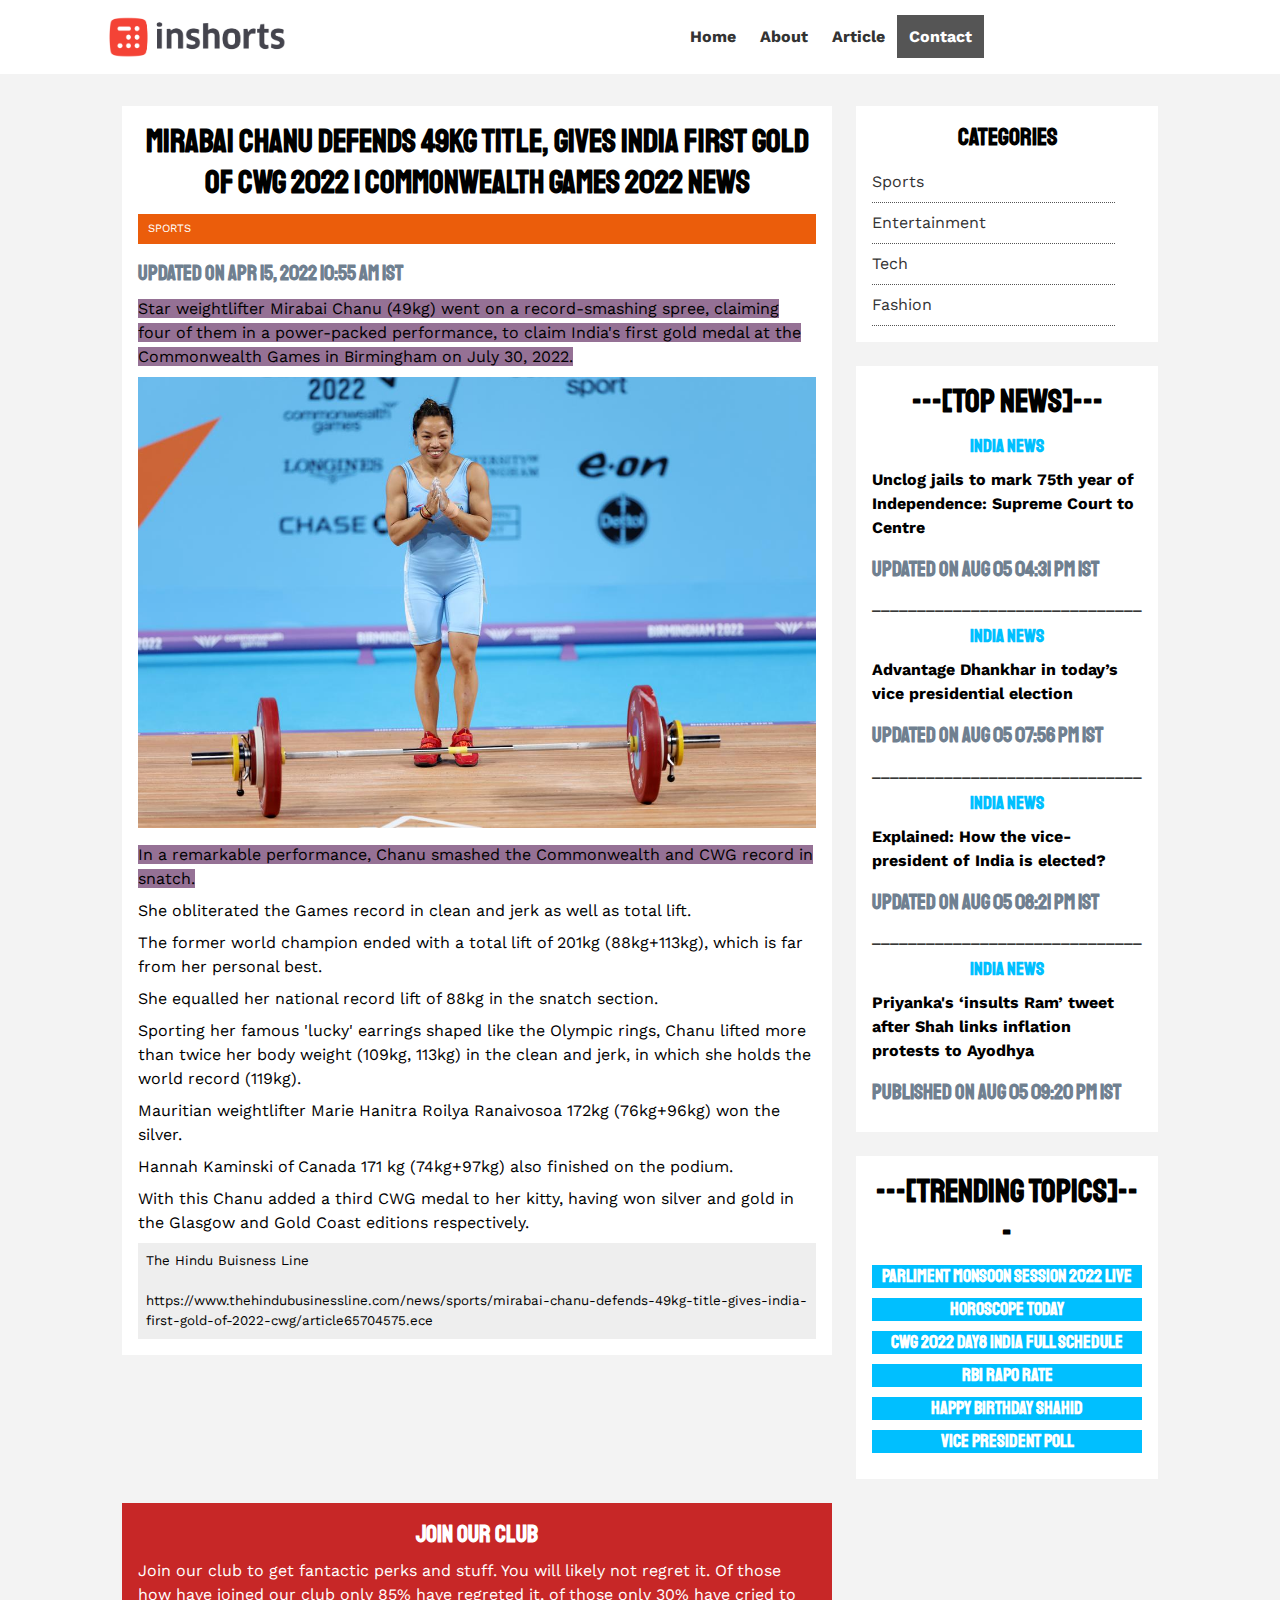
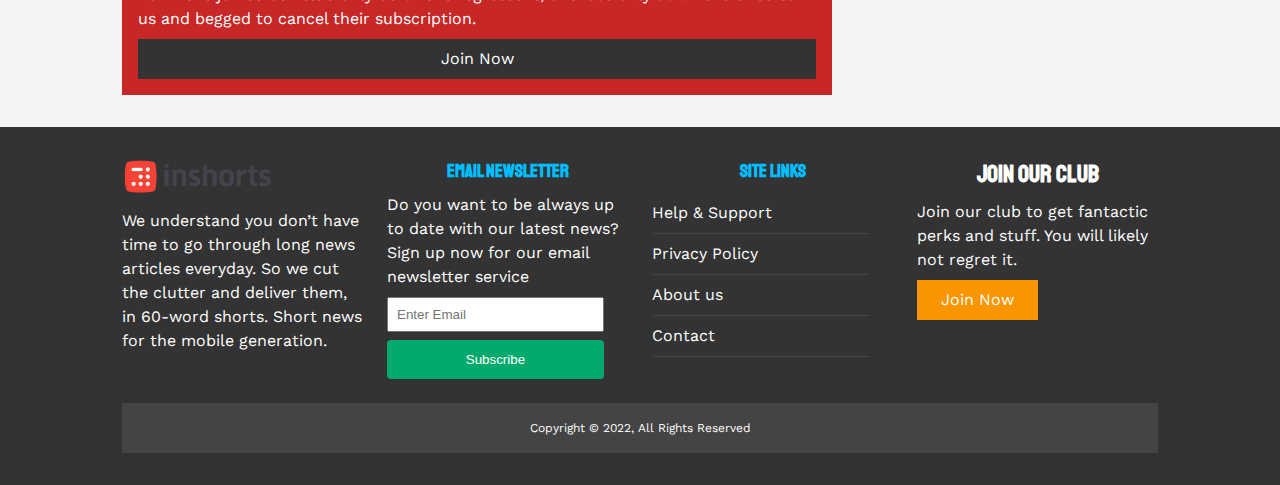
<file: article7.html>
<!DOCTYPE html>
<html lang="en">
<head>
    <meta charset="UTF-8">
    <meta http-equiv="X-UA-Compatible" content="IE=edge">
    <meta name="viewport" content="width=device-width, initial-scale=1.0">
    <link rel="stylesheet" href="https://use.fontawesome.com/releases/v5.0.8/css/all.css" integrity="sha384-3AB7yXWz4OeoZcPbieVW64vVXEwADiYyAEhwilzWsLw+9FgqpyjjStpPnpBO8o8S" crossorigin="anonymous">
    <link href="https://fonts.googleapis.com/css2?family=Staatliches&family=Work+Sans&display=swap" rel="stylesheet">
    <link rel="stylesheet" href="css/styles.css">
    <link rel="stylesheet" media="screen and (max-width: 768px)" href="css/mobile.css">
    
    <link src="shortcut icon" type="image/x-icon" href="favicon.ico">
    <title>inshorts| Aapko rakhe aage</title>
</head>
<body>
    <!--Navbar Section-->
    <nav id="main-nav">
        <div class="container">
            <img src="img/logo1.png" alt="inshorts" class="logo">
            
            <ul>
                <li><a href="index.html">Home</a></li>
                <li><a href="about.html">About</a></li>
                <li><a href="article.html">Article</a></li>
                <li><a class="current" href="article.html">Contact</a></li>
            </ul>
        </div>
    </nav>

    <!--About Section-->
    <section class="" id="article">
        <div class="container">
         
            <div class="page-container">
                <div class="page-container1">
                    <article class="card">
                        <h1 class="heading">Mirabai Chanu defends 49kg title, gives India first gold of CWG 2022 | Commonwealth Games 2022 News</h1>
                        <div class="category category-sports">
                            Sports
                        </div>
                        <h6>Updated on Apr 15, 2022 10:55 AM IST</h6>
                        <p><span style="background-color: #957195">Star weightlifter Mirabai Chanu (49kg) went on a record-smashing spree, claiming four of them in a power-packed performance, to claim India's first gold medal at the Commonwealth Games in Birmingham on July 30, 2022.</p>
                        <img src="img/sport.jpg">
                       <p><span style="background-color: #957195">In a remarkable performance, Chanu smashed the Commonwealth and CWG record in snatch.</span></p>
                       <p>She obliterated the Games record in clean and jerk as well as total lift.</p>
                       <p>The former world champion ended with a total lift of 201kg (88kg+113kg), which is far from her personal best.</p>
                       <p>She equalled her national record lift of 88kg in the snatch section.</p>
                       <p>Sporting her famous 'lucky' earrings shaped like the Olympic rings, Chanu lifted more than twice her body weight (109kg, 113kg) in the clean and jerk, in which she holds the world record (119kg).</p>
                       <p>Mauritian weightlifter Marie Hanitra Roilya Ranaivosoa 172kg (76kg+96kg) won the silver.</p>
                       <p>Hannah Kaminski of Canada 171 kg (74kg+97kg) also finished on the podium.</p>
                       <p>With this Chanu added a third CWG medal to her kitty, having won silver and gold in the Glasgow and Gold Coast editions respectively.</p>
                       <div class="meta">
                        <small>
                            <i class="fas fa-user"></i> The Hindu Buisness Line<br><br>
                            <i class="fas fa-link"></i>https://www.thehindubusinessline.com/news/sports/mirabai-chanu-defends-49kg-title-gives-india-first-gold-of-2022-cwg/article65704575.ece
                        </small>
                    </div>
                    </article>
                    
            </div>
            <aside id="categories" class="card">
                <h2>Categories</h2>
                <ul class="list">
                    <li><a href="#"class="fas fa-chevron-right">Sports</a></li>
                    <li><a href="#"class="fas fa-chevron-right">Entertainment</a></li>
                    <li><a href="#"class="fas fa-chevron-right">Tech</a></li>
                    <li><a href="#"class="fas fa-chevron-right">Fashion</a></li>
                </ul>
            </aside>
                <article class="card1">
                 <h1>---[TOP NEWS]---</h1>
                 <h3>INDIA NEWS</h3>
                 <p><b>Unclog jails to mark 75th year of Independence: Supreme Court to Centre</b></p>
                 <h6>Updated on Aug 05 04:31 PM IST</h6>
                 <p>______________________________</p>
                 <h3>INDIA NEWS</h3>
                 <p><b>Advantage Dhankhar in today’s vice presidential election</b></p>
                 <h6>Updated on Aug 05 07:56 PM IST</h6>
                 <p>______________________________</p>
                 <h3>INDIA NEWS</h3>
                 <p><b>Explained: How the vice-president of India is elected?</b></p>
                 <h6>Updated on Aug 05 08:21 PM IST</h6>
                 <p>______________________________</p>
                 <h3>INDIA NEWS</h3>
                 <p><b>Priyanka's ‘insults Ram’ tweet after Shah links inflation protests to Ayodhya</b></p>
                 <h6>Published on Aug 05 09:20 PM IST</h6>
                </article>
                <article class="card1">
                    <h1>---[TRENDING TOPICS]---</h1>
                    <h4>Parliment Monsoon Session 2022 LIVE</h4>
                    <h4>Horoscope Today</h4>
                    <h4>CWG 2022 Day8 India Full Schedule </h4>
                    <h4>RBI Rapo Rate</h4>
                    <h4>Happy Birthday Shahid</h4>
                    <h4>Vice President Poll</h4>
                   </article>
                <aside class="card bg-primary">
                    <h2>Join Our Club</h2>
                    <p>Join our club to get fantactic perks and stuff. You will likely not regret it. Of those how have joined our club only 85% have regreted it, of those only 30% have cried to us and begged to cancel their subscription.
                    </p>
                    <a href="#" class="btn btn-dark btn-block">
                        Join Now
                    </a>
                </aside>
            </div>
        </div>
    </section>
    
    <!--Footer Section-->
    <footer id="footer-section" class="py-2">
        <div class="container footer-container">
            <div>
                <img src="img/logo1.png" alt="inshorts">
                <p>
                    We understand you don’t have time to go through long news articles everyday. So we cut the clutter and deliver them, in 60-word shorts. Short news for the mobile generation.
                </p>
            </div>

            <div>
                <h3>Email Newsletter</h3>
                <p>Do you want to be always up to date with our latest news? Sign up now for our email newsletter service</p>
                <form>
                    <input type="email" placeholder="Enter Email">
                    <input type="submit" value="Subscribe" class="btn btn-primary">
                </form>
            </div>

            <div>
                <h3>Site Links</h3>
                <ul class="list">
                    <li><a href="#">Help & Support</a></li>
                    <li><a href="#">Privacy Policy</a></li>
                    <li><a href="#">About us</a></li>
                    <li><a href="#">Contact</a></li>
                </ul>
            </div>
            <div>
                <h2>Join our club</h2>
                <p>Join our club to get fantactic perks and stuff. You will likely not regret it.</p>
                <a href="#" class="btn btn-secondary">Join Now</a>
                <div class="container">
                    <div class="social">
                        <a href="http://facebook.com" target="_blank"><i class="fab fa-facebook-f fa-2x"></i></a>
                        <a href="http://twitter.com" target="_blank"><i class="fab fa-twitter fa-2x"></i></a>
                        <a href="http://instagram.com" target="_blank"><i class="fab fa-instagram fa-2x"></i></a>
                        <a href="http://youtube.com" target="_blank"><i class="fab fa-youtube fa-2x"></i></a>
                    </div>
                </div>
               
            </div>
            
            <div>
                <p>Copyright &copy; 2022, All Rights Reserved</p>
            </div>
        </div>
    </footer>

</body>
</html>
</file>
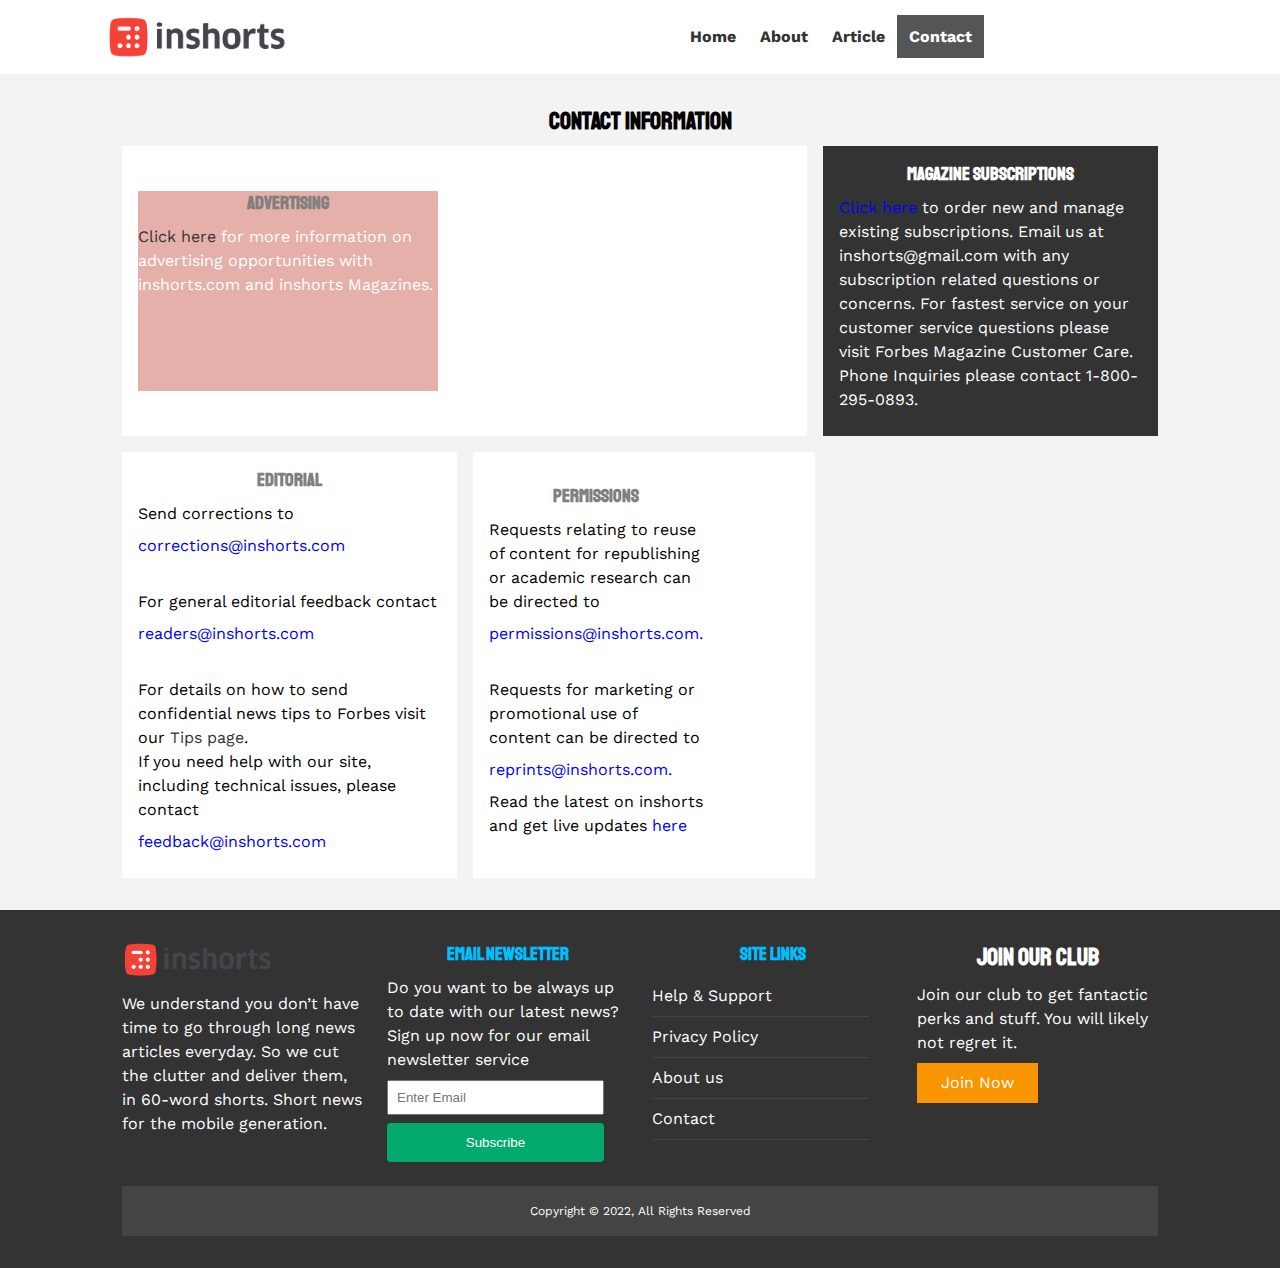
<file: contact.html>
<!DOCTYPE html>
<html lang="en">

<head>
    <meta charset="UTF-8">
    <meta http-equiv="X-UA-Compatible" content="IE=edge">
    <meta name="viewport" content="width=device-width, initial-scale=1.0">
    <link rel="stylesheet" href="https://use.fontawesome.com/releases/v5.0.8/css/all.css"
        integrity="sha384-3AB7yXWz4OeoZcPbieVW64vVXEwADiYyAEhwilzWsLw+9FgqpyjjStpPnpBO8o8S" crossorigin="anonymous">
    <link href="https://fonts.googleapis.com/css2?family=Staatliches&family=Work+Sans&display=swap" rel="stylesheet">
    <link rel="stylesheet" href="css/styles.css">
    <link rel="stylesheet" media="screen and (max-width: 768px)" href="css/mobile.css">

    <link src="shortcut icon" type="image/x-icon" href="favicon.ico">
    <title>inshorts| Aapko rakhe aage</title>
</head>

<body>
    <!--Navbar Section-->
    <nav id="main-nav">
        <div class="container">
            <img src="img/logo1.png" alt="inshorts" class="logo">

            <ul>
                <li><a href="index.html">Home</a></li>
                <li><a href="about.html">About</a></li>
                <li><a href="article.html">Article</a></li>
                <li><a class="current" href="contact.html">Contact</a></li>
            </ul>
        </div>
    </nav>

    <!--News Article Section-->
    <section class="py-2" id="news-articles">
        <div class="container">
            <h2>Contact Information</h2>
            <div class="articles-container">
                <article class="card">
                    <div>
                        <div class="adv">
                            <h3 style="color: grey; font-style: inherit;">Advertising</h3>
                            <p><a href="signup.html">Click here</a> for more information on advertising opportunities
                                with inshorts.com and inshorts Magazines.</p>
                            <p></p>
                        </div>
                    </div>
                </article>

                <article class="card bg-dark">
                    <div>

                    
                    <h3>
                        Magazine Subscriptions
                    </h3>
                    <p><a href="signup.html" style="color: blue;">Click here</a> to order new and manage existing
                        subscriptions.

                        Email us at inshorts@gmail.com with any subscription related questions or concerns.

                        For fastest service on your customer service questions please visit Forbes Magazine Customer
                        Care.

                        Phone Inquiries please contact 1-800-295-0893.</p>
                    </div>
                </article>

                <article class="card">
                    <div>
                        <h3 style="color: grey; font-style: inherit;">Editorial</h3>
                        <p>Send corrections to
                        <p style="color:blue"> corrections@inshorts.com</p><br>

                        For general editorial feedback contact <p style="color:blue">readers@inshorts.com</p><br>

                        For details on how to send confidential news tips to Forbes visit our <a href="signup.html">Tips
                            page</a>.<br>

                        If you need help with our site, including technical issues, please contact <p
                            style="color:blue">feedback@inshorts.com</p>
                    </div>
                </article>
                <article class="card" style="width: 50%;">
                    <div>
                        <h3 style="color: grey; font-style: inherit;">Permissions</h3>
                        <p>Requests relating to reuse of content for republishing or academic research can be directed
                            to
                        <p style="color:blue"> permissions@inshorts.com.</p><br>
                        Requests for marketing or promotional use of content can be directed to</p>
                        <p style="color:blue">reprints@inshorts.com.</p>
                        <p>Read the latest on inshorts and get live updates <a href="signup.html"
                            style="color: blue;">here</a></p>
                    </div>
                </article>

                <!-- <article class="card">
                    <div>
                        <h3 style="color: grey; font-style: inherit;">Press Inquiries</h3>
                        <p>Journalists working on a story about Forbes or requesting an interview with a Forbes
                            spokesperson are encouraged to call (212) 620-1887 or email
                        <p style="color:blue"> pr@inshorts.com.</p><br>
                        <p>If you are looking to pitch a story, please approach the editorial staff directly. Press
                            releases, story ideas or contributor requests sent to this email address will not be
                            forwarded along.</p>
                        <p>Read the latest on inshorts and get live updates <a href="signup.html"
                                style="color: blue;">here</a></p>
                        </div>
                </article> -->
            </div>
        </div>

    </section>

    <!--Footer Section-->
    <footer id="footer-section" class="py-2">
        <div class="container footer-container">
            <div>
                <img src="img/logo1.png" alt="inshorts">
                <p>
                    We understand you don’t have time to go through long news articles everyday. So we cut the clutter
                    and deliver them, in 60-word shorts. Short news for the mobile generation.
                </p>
            </div>

            <div>
                <h3>Email Newsletter</h3>
                <p>Do you want to be always up to date with our latest news? Sign up now for our email newsletter
                    service</p>
                <form>
                    <input type="email" placeholder="Enter Email">
                    <input type="submit" value="Subscribe" class="btn btn-primary">
                </form>
            </div>

            <div>
                <h3>Site Links</h3>
                <ul class="list">
                    <li><a href="#">Help & Support</a></li>
                    <li><a href="#">Privacy Policy</a></li>
                    <li><a href="#">About us</a></li>
                    <li><a href="#">Contact</a></li>
                </ul>
            </div>
            <div>
                <h2>Join our club</h2>
                <p>Join our club to get fantactic perks and stuff. You will likely not regret it.</p>
                <a href="#" class="btn btn-secondary">Join Now</a>
                <div class="container">
                    <div class="social">
                        <a href="http://facebook.com" target="_blank"><i class="fab fa-facebook-f fa-2x"></i></a>
                        <a href="http://twitter.com" target="_blank"><i class="fab fa-twitter fa-2x"></i></a>
                        <a href="http://instagram.com" target="_blank"><i class="fab fa-instagram fa-2x"></i></a>
                        <a href="http://youtube.com" target="_blank"><i class="fab fa-youtube fa-2x"></i></a>
                    </div>
                </div>

            </div>

            <div>
                <p>Copyright &copy; 2022, All Rights Reserved</p>
            </div>
        </div>
    </footer>

</body>

</html>
</file>
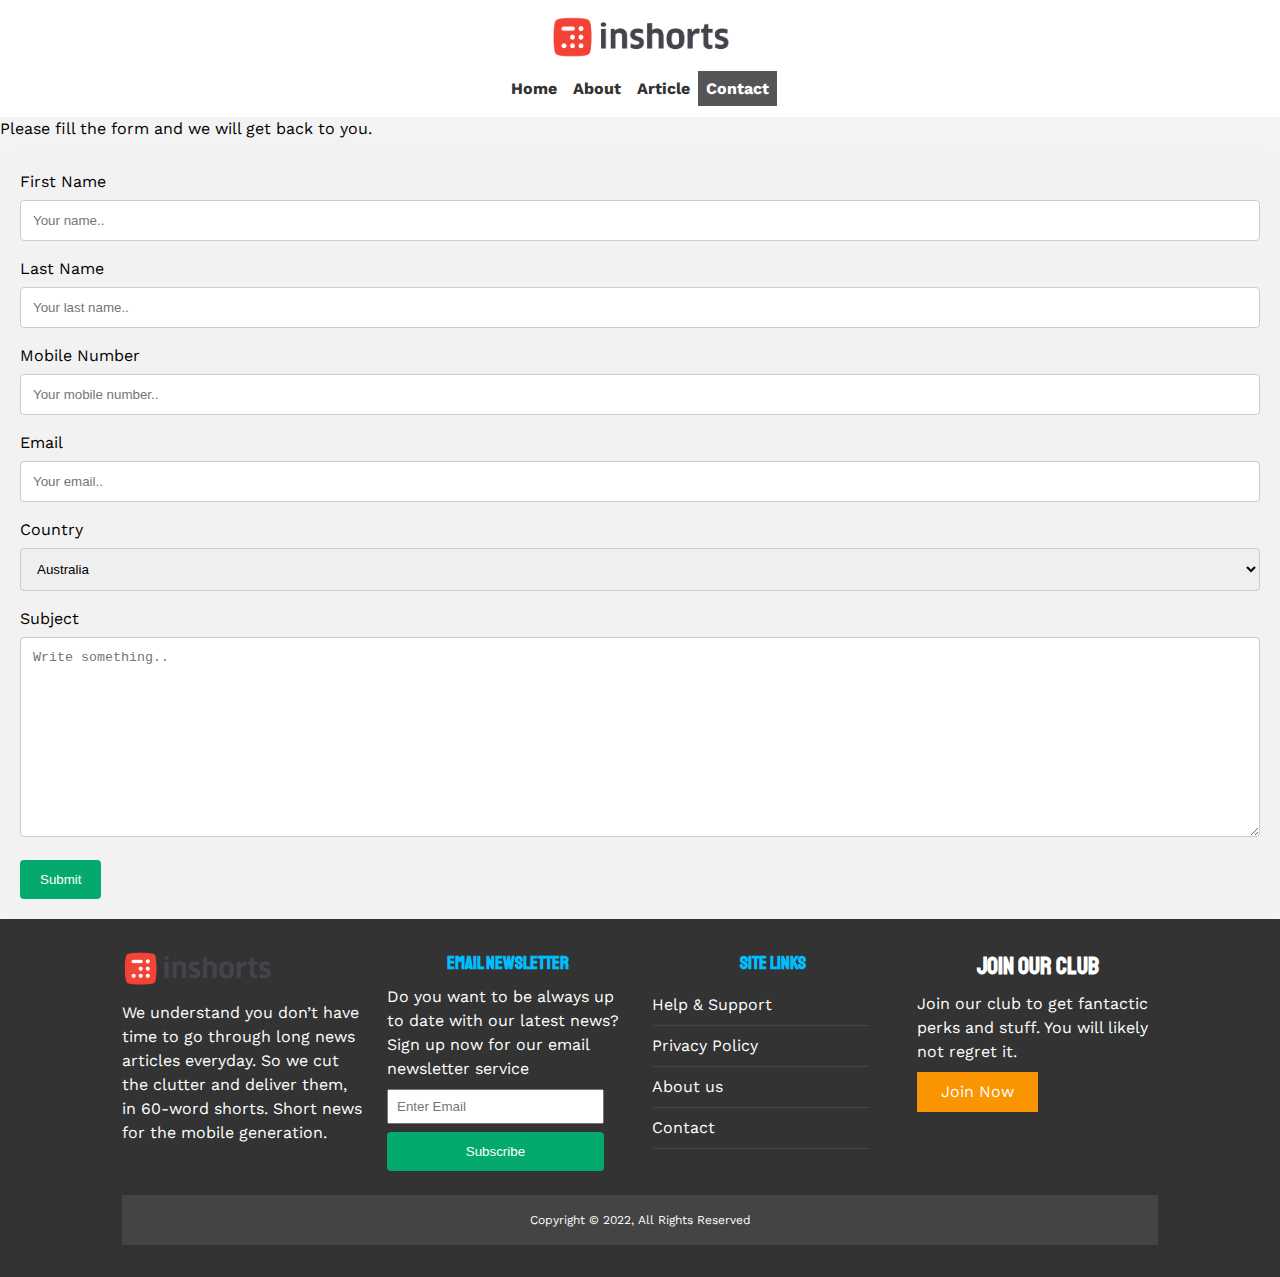
<file: signup.html>
<!DOCTYPE html>
<html lang="en">
<head>
    <meta charset="UTF-8">
    <meta http-equiv="X-UA-Compatible" content="IE=edge">
    <meta name="viewport" content="width=device-width, initial-scale=1.0">
    <link rel="stylesheet" href="https://use.fontawesome.com/releases/v5.0.8/css/all.css" integrity="sha384-3AB7yXWz4OeoZcPbieVW64vVXEwADiYyAEhwilzWsLw+9FgqpyjjStpPnpBO8o8S" crossorigin="anonymous">
    <link href="https://fonts.googleapis.com/css2?family=Staatliches&family=Work+Sans&display=swap" rel="stylesheet">
    <link rel="stylesheet" href="css/styles.css">
    <link rel="stylesheet" href="css/mobile.css">
    
    <link src="shortcut icon" type="image/x-icon" href="favicon.ico">
    <title>inshorts| Aapko rakhe aage</title>
</head>
<body>
    <!--Navbar Section-->
    <nav id="main-nav">
        <div class="container">
            <img src="img/logo1.png" alt="inshorts" class="logo">
            
            <ul>
                <li><a href="index.html">Home</a></li>
                <li><a href="about.html">About</a></li>
                <li><a href="article.html">Article</a></li>
                <li><a class="current" href="contact.html">Contact</a></li>
            </ul>
        </div>
    </nav>

    <!--About Section-->
    <section class="" id="contact"> 
        <div class="wrapper">
            <div class="box header">Please fill the form and we will get back to you.</div>
                <h3></h3>
                <div class="container0">
                    <form action="post">
                      <label for="fname">First Name</label>
                      <input type="text" id="fname" name="firstname" placeholder="Your name..">
                  
                      <label for="lname">Last Name</label>
                      <input type="text" id="lname" name="lastname" placeholder="Your last name..">

                      <label for="lname">Mobile Number</label>
                      <input type="text" id="num" name="num" placeholder="Your mobile number..">

                      <label for="lname">Email</label>
                      <input type="text" id="email" name="email" placeholder="Your email..">
                  
                      <label for="country">Country</label>
                      <select id="country" name="country">
                        <option value="australia">Australia</option>
                        <option value="canada">Canada</option>
                        <option value="usa">USA</option>
                      </select>
                  
                      <label for="subject">Subject</label>
                      <textarea id="subject" name="subject" placeholder="Write something.." style="height:200px"></textarea>
                  
                      <input type="submit" value="Submit">
                    </form>
                </div>
            </div>
        </div>
    </section>
    
    <!--Footer Section-->
    <footer id="footer-section" class="py-2">
        <div class="container footer-container">
            <div>
                <img src="img/logo1.png" alt="inshorts">
                <p>
                    We understand you don’t have time to go through long news articles everyday. So we cut the clutter and deliver them, in 60-word shorts. Short news for the mobile generation.
                </p>
            </div>

            <div>
                <h3>Email Newsletter</h3>
                <p>Do you want to be always up to date with our latest news? Sign up now for our email newsletter service</p>
                <form>
                    <input type="email" placeholder="Enter Email">
                    <input type="submit" value="Subscribe" class="btn btn-primary">
                </form>
            </div>

            <div>
                <h3>Site Links</h3>
                <ul class="list">
                    <li><a href="#">Help & Support</a></li>
                    <li><a href="#">Privacy Policy</a></li>
                    <li><a href="about.html">About us</a></li>
                    <li><a href="#">Contact</a></li>
                </ul>
            </div>
            <div>
                <h2>Join our club</h2>
                <p>Join our club to get fantactic perks and stuff. You will likely not regret it.</p>
                <a href="#" class="btn btn-secondary">Join Now</a>
                <div class="container">
                    <div class="social">
                        <a href="http://facebook.com" target="_blank"><i class="fab fa-facebook-f fa-2x"></i></a>
                        <a href="http://twitter.com" target="_blank"><i class="fab fa-twitter fa-2x"></i></a>
                        <a href="http://instagram.com" target="_blank"><i class="fab fa-instagram fa-2x"></i></a>
                        <a href="http://youtube.com" target="_blank"><i class="fab fa-youtube fa-2x"></i></a>
                    </div>
                </div>
               
            </div>
            
            <div>
                <p>Copyright &copy; 2022, All Rights Reserved</p>
            </div>
        </div>
    </footer>

</body>
</html>
</file>
<file: css/styles.css>
:root{
    --primary-color: #c72727;
    --secondary-color: #f99500;
    --light-color: #f3f3f3;
    --dark-color: #333;
    --max-width: 1100px;
    --nav-color:#555555;
  }
  
  .category {
    --sports-color: #eb5d0b;
    --entnt-color: #f99500;
    --tech-color: #75be6b;
    --climate-color: #5d5700;
    --politics-color: #1ABC9C;
    --buisness-color: #0B5345;
    --science-color: #E6B0AA;


  }
  
  * {
    margin: 0;
    padding: 0;
    box-sizing: border-box;
  }
  
  body {
    font-family: 'Work Sans', sans-serif;
    line-height: 1.5;
    background: var(--light-color);
  }
  
  a {
    color: #333;
    text-decoration: none;
  }
  
  ul {
    list-style: none;
  }

  p{
    margin: 0.5rem 0;

  }
  
  img {
    width: 100%;
  }

  h1, h2, h3, h4, h5, h6 {
    font-family: 'Staatliches',cursive;
    margin-bottom: .60rem;
    line-height: 1.3;
  }
  h1{
    text-align: center;
  }
  h2{
    text-align: center;
  }
  h3{
    color: deepskyblue;
    text-align: center;
  }
  .adv {
    width: 300px;
    height: 200px;
    background: #E6B0AA;;
    transition: width 2s;
    color: white;
  }
  
  .adv:hover {
    width: 655px;
  }
 
  h4{
    color: white;
    text-align: center;
    background-color: deepskyblue;
    background-size: 500px;
    font-size: large;
  }
  h5{
    color: deepskyblue;
  }

  h6{
    color: slategray;
    font-size: 1.3rem;
    margin-top: 1rem;
  }
  .container {
    max-width: var(--max-width);
    margin: auto;
    padding: 0 2rem;
    overflow: hidden;
  }

  #main-nav{
    background: #fff;
    position: sticky;
    top: 0;
    z-index: 2;
  }
  #main-nav .container {
    display: grid;
    grid-template-columns: 6fr 3fr 2fr;
    padding: 1rem;
    align-items: center;
  }

  #main-nav .logo {
    width: 180px;
  }

  #main-nav ul {
    justify-self: end;
    display: flex;
  }

  #main-nav ul li a {
    padding: 0.75rem;
    font-weight: bold;
  }

  #main-nav ul li a.current {
    background: var(--nav-color);
    color: #fff;
  }

  #main-nav ul li a:hover{
    background: var(--light-color);
    color: var(--dark-color);
  }

  #main-nav .social {
    justify-self: center; 
  }

  #main-nav .social i {
    color: #777;
    margin-right: .5rem;
  }

  /* .category {
    display: inline-block;
    color: #fff;
    font-size: 0.55rem;
    text-transform: uppercase;
    padding: 0.4rem 0.6rem;
    border-radius: 15px;
    margin-bottom: 0.5rem;

  } */
  
  .category {
        /* display: inline-block; */
        color: #fff;
        font-size: 0.7rem;
        text-transform: uppercase;
        padding: 0.4rem 0.6rem;
        /* border-radius: 15px; */
        margin-bottom: 0.5rem;
  }

  .category-climate {
    background: var(--climate-color);
  }

  .category-sports {
    background: var(--sports-color);
  }
  .category-entnt {
    background: var(--entnt-color);
  }

  .category-tech {
    background: var(--tech-color);
  }

  .category-politics {
    background: var(--politics-color);
  }

  .category-business {
    background: var(--buisness-color);
  }

  .category-science {
    background: var(--science-color);
  }

  .btn {
    display: inline-block;
    border: none;
    background: var(--dark-color);
    color: #fff;
    padding: 0.5rem 1.5rem;
  }

  .btn-light {background: var(--light-color);}
  .btn-primary {background: var(--primary-color);}
  .btn-secondary {background: var(--secondary-color);}

  .btn:hover {
    opacity: 0.9;
  }

  .btn-block {
    display: block;
    width: 100%;
    text-align: center;
  }

  .card {
    background: #fff;
    padding: 1rem;
  }
  .card1 {
    background: #fff;
    padding: 1rem;
  }

  .bg-dark {
    background: var(--dark-color);
    color: #fff;
  }

  .bg-primary {
    background: var(--primary-color);
    color: #fff;
  }

  .bg-secondary {
    background: var(--secondary-color);
    color: #fff;
  }

  .bg-dark h1,
  .bg-dark h2,
  .bg-dark h3,
  .bg-dark a, 
  .bg-primary h1,
  .bg-primary h2,
  .bg-primary h3,
  .bg-primary a,
  .bg-secondary h1,
  .bg-secondary h2,
  .bg-secondary h3,
  .bg-secondary a {
    color: #fff;
  }

  .py-1 {
    padding: 1.5rem 0;
  }

  .py-2 {
    padding: 2rem 0;
  }
  .py-3 {
    padding: 3rem 0;
  }
  .p-1{padding: 1.5rem}
  .p-2{padding: 2rem}
  .p-3{padding: 3rem}

  .l-heading {
    font-size: 3rem;
  }

  .list li {
    padding: 0.5rem 0;
    border-bottom: #555 dotted 1px;
    width: 90%;
  }

  .list li a:hover {
    color: var(--primary-color) !important;
  }

  .page-container {
    display: grid;
    grid-template-columns: 5fr 2fr;
    margin: 2rem 0;
    grid-gap: 1.5rem;
  }

  .page-container > *:first-child {
    grid-row: 1 / span 3;
  }

  /* Hero */

  #hero {
    color: #fff;
    background: #333;
    padding: 2rem;
    position: relative;
  }

  #hero::before{
    content: '';
    background: url('../img/hero.jpg') no-repeat center center/cover;
    position: absolute;
    top:0;
    left:0;
    width: 100%;
    height: 100%;
    opacity: 0.4;
  }

  #hero .hero-container {
    display: grid;
    grid-template-columns: repeat(2,1fr);
    justify-content: center;
    align-items: center;
    height: 50vh;
  }

  #hero .hero-content {
    z-index: 1;
  }

  #hero .hero-content p {
    margin-bottom: 1rem;
  }

  /* News Articles */

  #news-articles .articles-container {
    display: grid;
    grid-template-columns: repeat(3, 1fr);
    grid-gap: 1rem;
  }

  #news-articles .articles-container > *:first-child,
  #news-articles .articles-container > *:last-child {
    display: grid;
    grid-template-columns: repeat(2,1fr);
    grid-gap: 1rem;
    align-items: center;
    grid-column: 1 / span 2;
  }

  #news-articles .articles-container > *:last-child {
    grid-column: 2 / span 2;
  }

  #article .meta {
    display: flex;
    justify-content: space-between;
    align-items: center;
    background: #eee;
    padding: 0.5rem;
  }

  #article .meta .category {
    margin-top: 0.4rem;
  }

  /* Footer Section */

  #footer-section {
    background: var(--dark-color);
    color: #fff;
  }

  #footer-section img {
    width: 150px;
  }

  #footer-section a{
    color: #fff;
  }

  #footer-section .footer-container {
    display: grid;
    grid-template-columns: repeat(4,1fr);
    grid-gap: 1.5rem;
  }

  #footer-section .footer-container > *:last-child {
    background: #444;
    grid-column: 1 / span 4;
    padding: 0.5rem;
    text-align: center;
    font-size: 0.75rem; 
  }

  #footer-section .footer-container input[type='email'] {
    width: 90%;
    padding: 0.5rem;
    margin-bottom: 0.5rem;
  }

  #footer-section .footer-container input[type='submit'] {
    width: 90%;

  }

  #footer-section .footer-container .container {
    margin: 1rem 1rem;
    margin-left: -2rem;
  }


  


  body {
    display: flex;
    min-height: 100vh;
    flex-direction: column;
  } 
  
  main {
    flex: 1 0 auto;
  }
  
  h1.title,
  .footer-copyright a {
    font-family: 'Architects Daughter', cursive;
    text-transform: uppercase;
    font-weight: 900;
  }
  
  /* start welcome animation */
  
  body.welcome {
    background: #c0b5b9;
    overflow: hidden;
    -webkit-font-smoothing: antialiased;
  }
  .image{
    display: block;
   margin-left: auto;
   margin-right: auto;
   margin-top: 200px;
   width: 50%;
   transform: rotate(-10deg);


  }
  
  .welcome .splash {
    height: 0px;
    padding: 0px;
    border: 130em solid #956368;
    position: fixed;
    left: 50%;
    top: 100%;
    display: block;
    box-sizing: initial;
    overflow: hidden;
  
    border-radius: 50%;
    transform: translate(-50%, -50%);
    animation: puff 0.5s 1.8s cubic-bezier(0.55, 0.055, 0.675, 0.19) forwards, borderRadius 0.2s 2.3s linear forwards;
  }
  
  .welcome #welcome {
    background: #eae9ec ;
    width: 56px;
    height: 56px;
    position: absolute;
    left: 50%;
    top: 50%;
    overflow: hidden;
    opacity: 0;
    transform: translate(-50%, -50%);
    border-radius: 50%;
    animation: init 0.5s 0.2s cubic-bezier(0.55, 0.055, 0.675, 0.19) forwards, moveDown 1s 0.8s cubic-bezier(0.6, -0.28, 0.735, 0.045) forwards, moveUp 1s 1.8s cubic-bezier(0.175, 0.885, 0.32, 1.275) forwards, materia 0.5s 2.7s cubic-bezier(0.86, 0, 0.07, 1) forwards, hide 2s 2.9s ease forwards;
  }
     
  /* moveIn */
  .welcome header,
  .welcome a.btn {
    opacity: 0;
    animation: moveIn 2s 3.1s ease forwards;
  }

  
  @keyframes init {
    0% {
      width: 0px;
      height: 0px;
    }
    100% {
      width: 56px;
      height: 56px;
      margin-top: 0px;
      opacity: 1;
    }
  }
  
  @keyframes puff {
    0% {
      top: 100%;
      height: 0px;
      padding: 0px;
    }
    100% {
      top: 50%;
      height: 100%;
      padding: 0px 100%;
    }
  }
  
  @keyframes borderRadius {
    0% {
      border-radius: 50%;
    }
    100% {
      border-radius: 0px;
    }
  }
  
  @keyframes moveDown {
    0% {
      top: 50%;
    }
    50% {
      top: 40%;
    }
    100% {
      top: 100%;
    }
  }
  
  @keyframes moveUp {
    0% {
      background: #cd5d6c;
      top: 100%;
    }
    50% {
      top: 40%;
    }
    100% {
      top: 50%;
      background: #d36a73;
    }
  }
  
  @keyframes materia {
    0% {
      background: #c9d2d7;
    }
    50% {
      background: #e6eaec;
      top: 26px;
    }
    100% {
      background: #c95370;
      width: 100%;
      height: 64px;
      border-radius: 0px;
      top: 26px;
    }
  }
  
  @keyframes moveIn {
    0% {
      opacity: 0;
    }
    100% {
      opacity: 1;
    }
  }
  
  @keyframes hide {
    0% {
      opacity: 1;
    }
    100% {
      opacity: 0;
    }
  } 

  input[type=text], select, textarea {
    width: 100%;
    padding: 12px;
    border: 1px solid #ccc;
    border-radius: 4px;
    box-sizing: border-box;
    margin-top: 6px;
    margin-bottom: 16px;
    resize: vertical;
  }
  
  input[type=submit] {
    background-color: #04AA6D;
    color: white;
    padding: 12px 20px;
    border: none;
    border-radius: 4px;
    cursor: pointer;
  }
  
  input[type=submit]:hover {
    background-color: #45a049;
  }
  
  .container0{
    border-radius: 25px;
    background-color: #f2f2f2;
    padding: 20px;
    width: 100%;
  }
</file>
<file: css/mobile.css>
/*navigation*/

#footer-section .social {
    display: none;
}

#main-nav .container {
    grid-template-columns: 1fr;
    grid-gap: 1.2rem;
}

#main-nav .container ul,
#main-nav .logo 
{
    justify-self: center;
}

#main-nav ul li a {
    padding: 0.5rem;
}


#news-articles .articles-container {
    grid-template-columns: repeat(2, 1fr);
}

#news-articles .articles-container >*:first-child, 
#news-articles .articles-container >*:last-child {
    grid-template-columns: 1fr;
    grid-column: 1; 
}

@media (max-width:600px){
    /*stack grid items*/
    #hero .hero-container, 
    #news-articles .articles-container,
    #home-articles .articles-container,
    #footer-section .footer-container {
        grid-template-columns: 1fr;
    }
    #footer-section .footer-container >*:last-child {
        grid-column: 1;
    }

    #footer-section .footer-container >* {
        border-bottom:#444 dotted 1px;
        padding-bottom: 1rem;
    }
    #footer-section .footer-container >*:last-child,
    #footer-section .footer-container >*:nth-child(3), 
    #footer-section .footer-container >*:nth-child(4) {
        border:none;
    }
    .page-container {
        grid-template-columns: 1fr;
        text-align: center;
    }
    
    .page-container > *:first-child {
        grid-row: 1;      

    }

    .l-heading {
        font-size: 2rem;
    }
}



@media (max-width: 425px) {
    .page-container > *:first-child {
        width: 49vh;
    }
}

@media (max-width: 375px){
    .page-container > *:first-child {
        width: 44vh;
    }
}

@media (max-width: 320px) {
    #news-articles .articles-container {
        grid-template-columns: repeat(1, 1fr);
    }
    .page-container > *:first-child {
        width: 35vh;
    }
   #article .meta >*.reference {
        font-size: 10px;
    }
}
</file>
